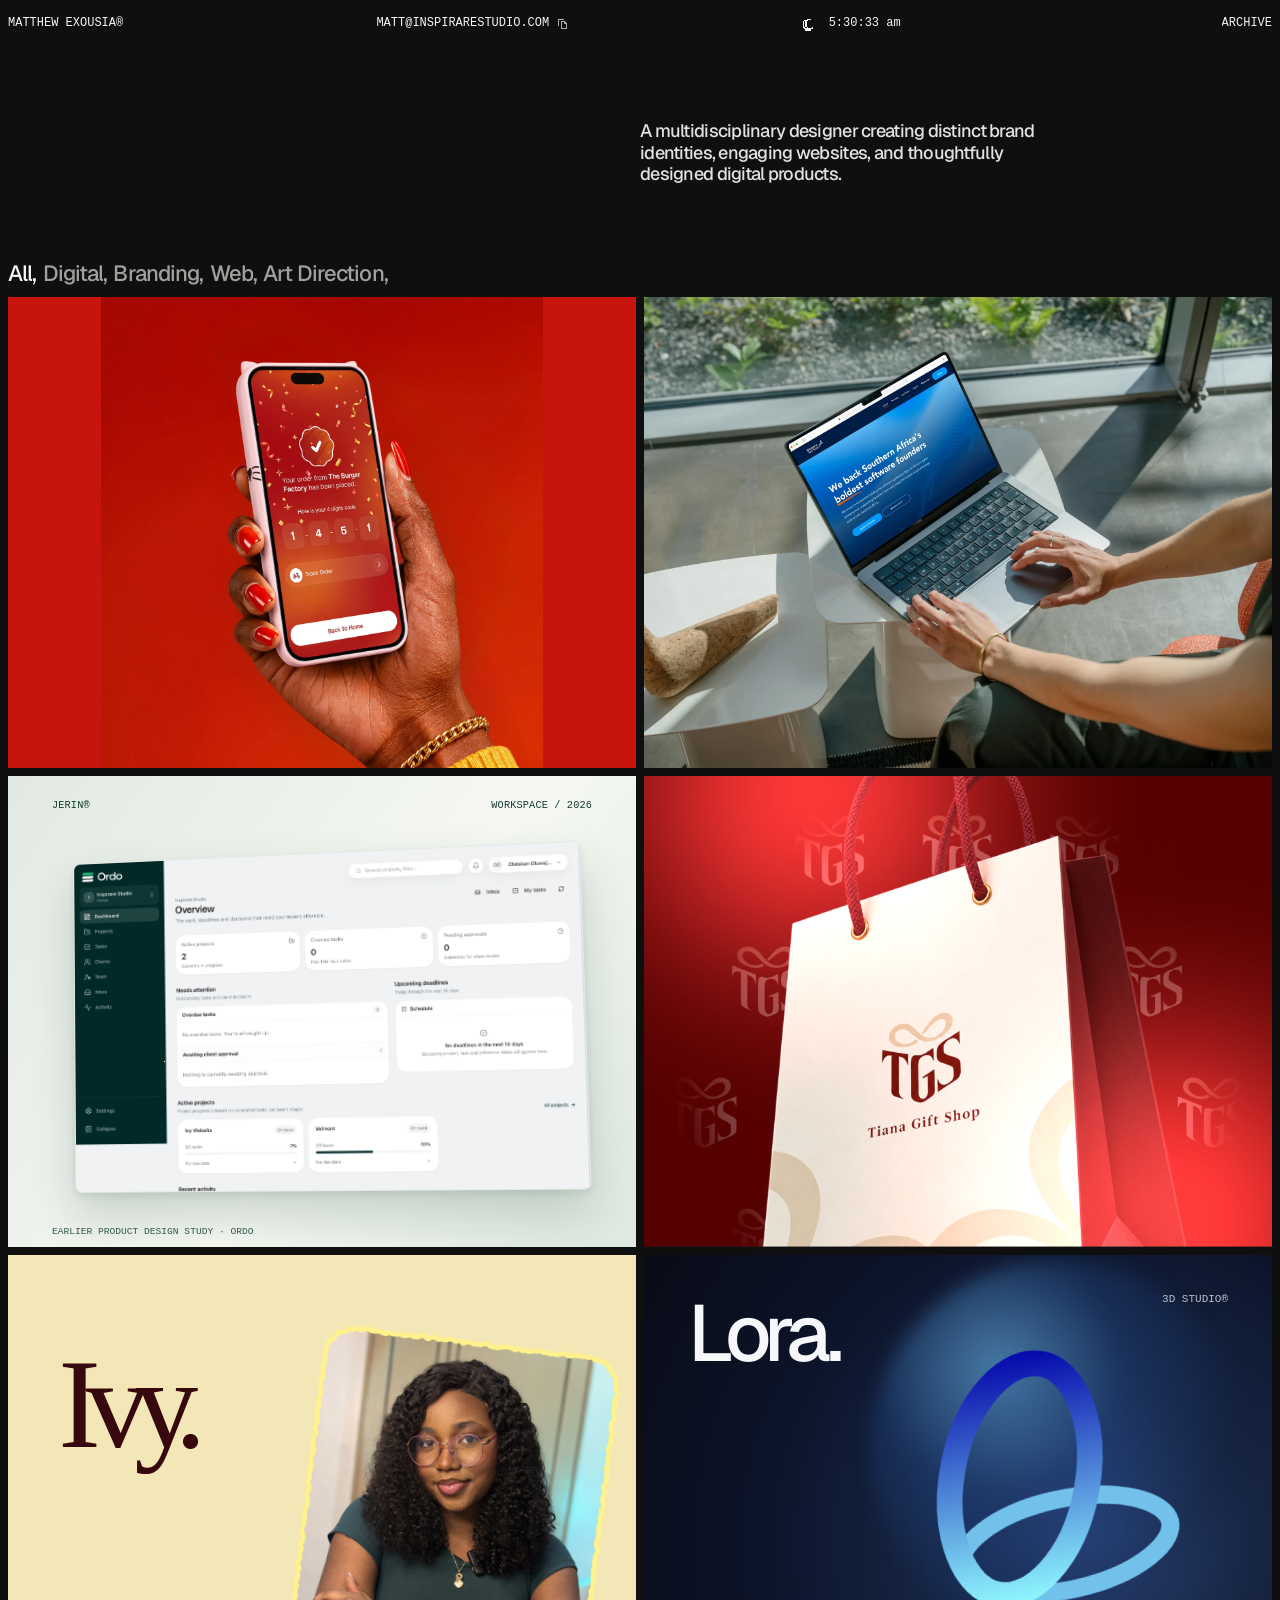
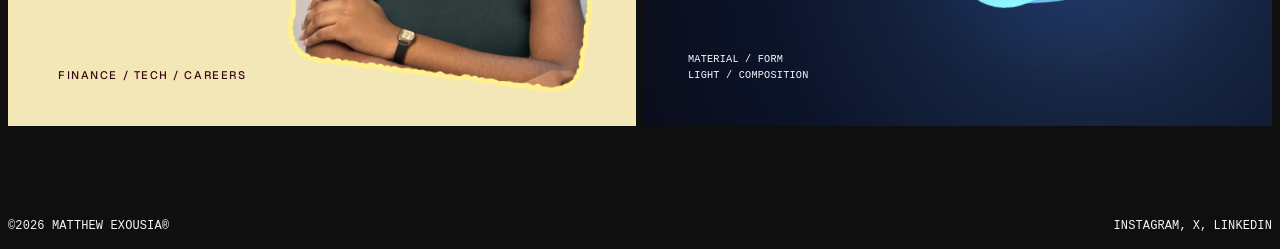
<file: index.html>
<!doctype html>
<html lang="en"><head><meta charset="utf-8">
<meta name="viewport" content="width=device-width,initial-scale=1">
<meta name="theme-color" content="#0f0f0f">
<meta name="description" content="A multidisciplinary designer creating distinct brand identities, engaging websites, and thoughtfully designed digital products.">
<meta property="og:image" content="https://theexousiamatt.com/media/botswana.webp">
<meta name="twitter:card" content="summary_large_image">
<meta property="og:type" content="website">
<meta property="og:title" content="Matthew Exousia® — Selected Work">
<meta property="og:description" content="A multidisciplinary designer creating distinct brand identities, engaging websites, and thoughtfully designed digital products.">

<link rel="canonical" href="https://theexousiamatt.com/">
<link rel="icon" type="image/svg+xml" href="/assets/favicon.svg">
<script>try{document.documentElement.dataset.theme=localStorage.getItem('matt-portfolio-theme')==='light'?'light':'dark'}catch(e){}</script>
<link rel="stylesheet" href="/assets/site.css?v=20261122mode">
<title>Matthew Exousia® — Selected Work</title><script src="/content/projects.js?v=20261120c" defer></script><script src="/assets/site.js?v=20261122tip" blocking="render" defer></script></head>
<body>
<a class="skip-link" href="#main-content">Skip to content</a>
<div class="shell" id="shell"><header class="site-header" aria-label="Site header">
<a class="wordmark underline-link" href="/" aria-label="Matthew Exousia, homepage">MATTHEW EXOUSIA®</a>
<a href="mailto:matt@inspirarestudio.com" class="header-mail underline-link">MATT@INSPIRARESTUDIO.COM</a>
<time id="clock" class="clock" aria-label="Current local time"></time>
<div class="top-right"><a href="/archive/" class="small-action nav-archive underline-link">ARCHIVE</a><button type="button" class="small-action" id="menu-trigger" hidden aria-controls="navigation" aria-expanded="false">MENU <span data-icon="menu" aria-hidden="true"></span></button></div>
</header>
<div id="app"><main class="fallback-content" id="main-content" tabindex="-1"><h1>A multidisciplinary designer creating distinct brand identities, engaging websites, and thoughtfully designed digital products.</h1><ul><li><a href="/projects/eatly/">Eatly</a></li><li><a href="/projects/botswana-tech-fund/">Botswana Tech Fund</a></li><li><a href="/projects/jerin/">Jerin</a></li><li><a href="/projects/tiana-gift-shop/">Tiana Gift Shop</a></li><li><a href="/projects/ivy/">Ivy</a></li><li><a href="/projects/lora/">Lora</a></li></ul></main></div>
<footer class="site-footer"><p>©2026 MATTHEW EXOUSIA®</p><div class="footer-right"><div class="socials"><a class="underline-link" href="https://www.instagram.com/theexousiamatt/" target="_blank" rel="noopener noreferrer">INSTAGRAM,</a><a class="underline-link" href="https://x.com/theexousiamatt" target="_blank" rel="noopener noreferrer">X,</a><a class="underline-link" href="https://www.linkedin.com/in/theexousiamatt/" target="_blank" rel="noopener noreferrer">LINKEDIN</a></div></div></footer>
</div>
<nav class="nav-overlay" id="navigation" inert aria-label="Site menu" aria-hidden="true">
<div class="overlay-main"><a href="/">WORK</a><a href="/archive/">ARCHIVE</a><a href="https://inspirarestudio.com/" target="_blank" rel="noopener noreferrer">STUDIO <span data-icon="external" aria-hidden="true"></span></a><a href="mailto:matt@inspirarestudio.com">CONTACT <span data-icon="external" aria-hidden="true"></span></a></div>
<div class="overlay-bottom"><button class="theme-switch" id="theme-toggle" type="button">APPEARANCE: <span id="theme-value">DARK</span></button><span>© 2026</span></div></nav>

</body></html>
</file>
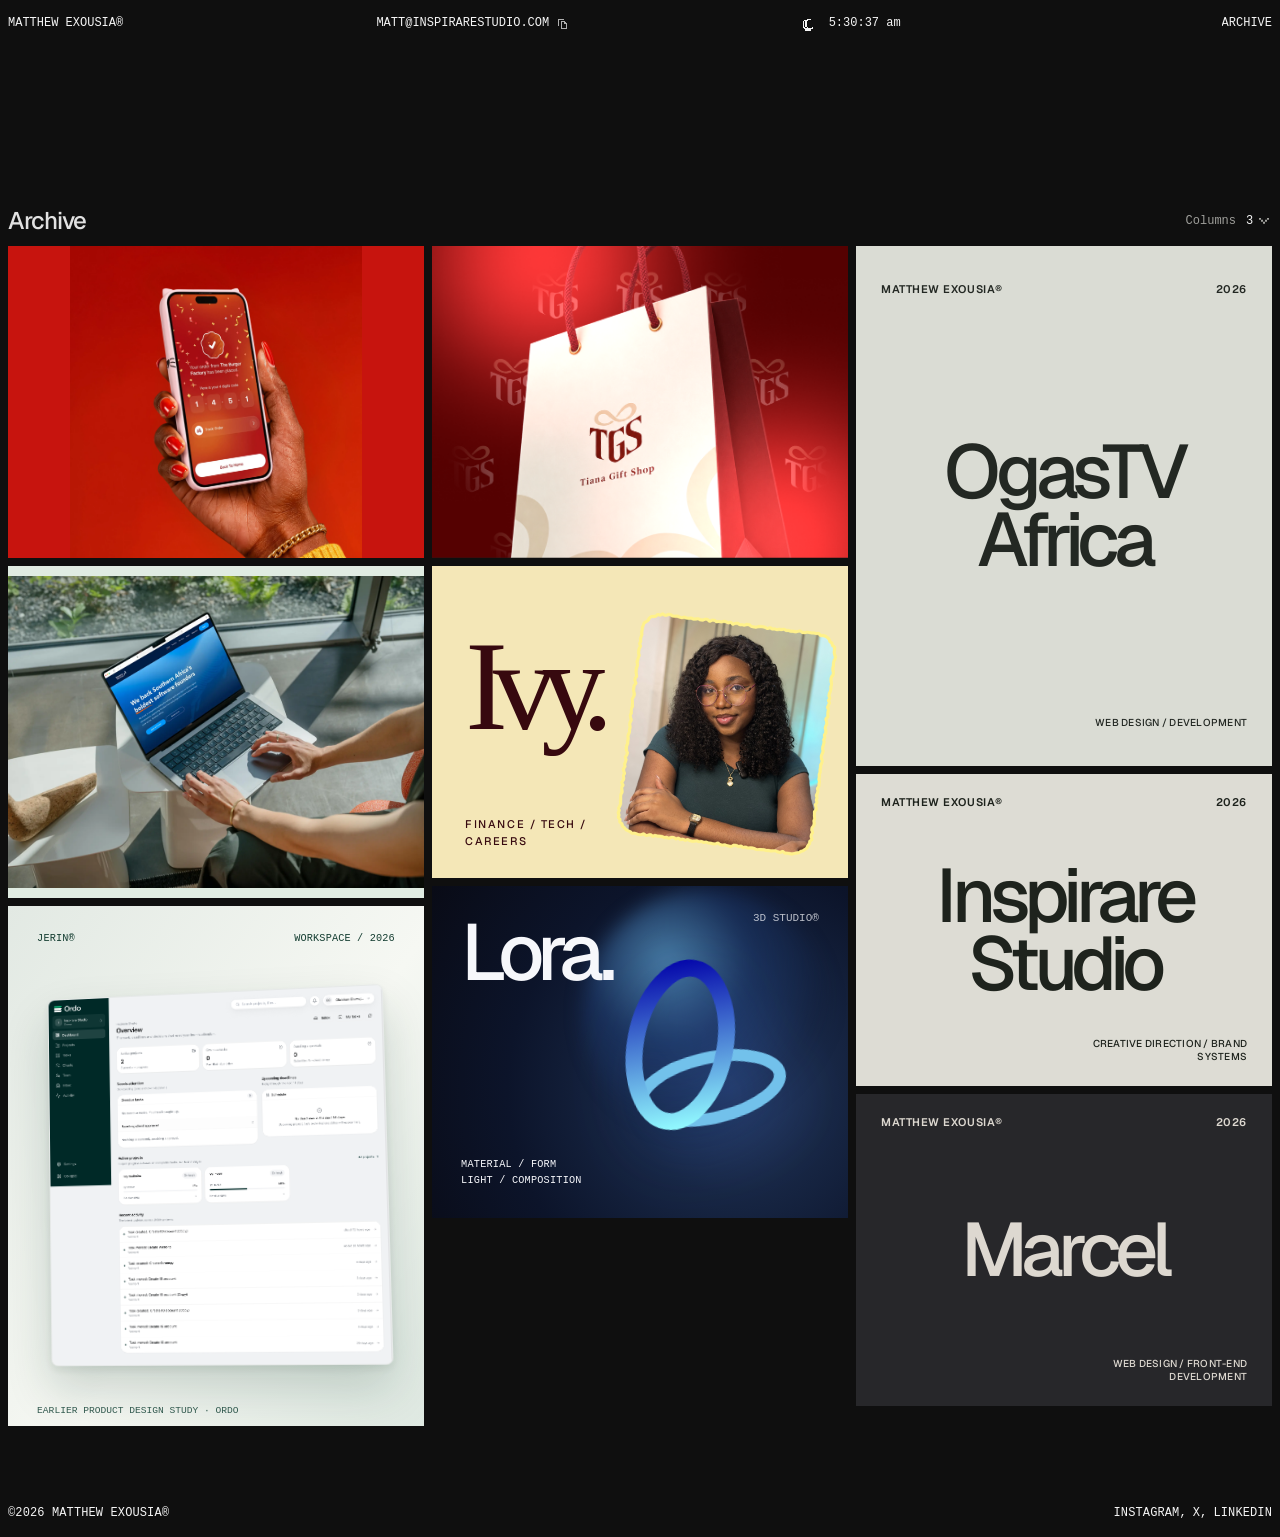
<file: archive/index.html>
<!doctype html>
<html lang="en"><head><meta charset="utf-8">
<meta name="viewport" content="width=device-width,initial-scale=1">
<meta name="theme-color" content="#0f0f0f">
<meta name="description" content="Explore an archive of digital products, websites and brand work.">
<meta property="og:image" content="https://theexousiamatt.com/media/botswana.webp">
<meta name="twitter:card" content="summary_large_image">
<meta property="og:type" content="website">
<meta property="og:title" content="Archive — Matthew Exousia®">
<meta property="og:description" content="Explore an archive of digital products, websites and brand work.">

<link rel="canonical" href="https://theexousiamatt.com/archive/">
<link rel="icon" type="image/svg+xml" href="/assets/favicon.svg">
<script>try{document.documentElement.dataset.theme=localStorage.getItem('matt-portfolio-theme')==='light'?'light':'dark'}catch(e){}</script>
<link rel="stylesheet" href="/assets/site.css?v=20261122mode">
<title>Archive — Matthew Exousia®</title><script src="/content/projects.js?v=20261120c" defer></script><script src="/assets/site.js?v=20261122tip" blocking="render" defer></script></head>
<body>
<a class="skip-link" href="#main-content">Skip to content</a>
<div class="shell" id="shell"><header class="site-header" aria-label="Site header">
<a class="wordmark underline-link" href="/" aria-label="Matthew Exousia, homepage">MATTHEW EXOUSIA®</a>
<a href="mailto:matt@inspirarestudio.com" class="header-mail underline-link">MATT@INSPIRARESTUDIO.COM</a>
<time id="clock" class="clock" aria-label="Current local time"></time>
<div class="top-right"><a href="/archive/" class="small-action nav-archive underline-link">ARCHIVE</a><button type="button" class="small-action" id="menu-trigger" hidden aria-controls="navigation" aria-expanded="false">MENU <span data-icon="menu" aria-hidden="true"></span></button></div>
</header>
<div id="app"><main class="fallback-content" id="main-content" tabindex="-1"><h1>Archive</h1><ul><li><a href="/projects/eatly/">Eatly</a></li><li><a href="/projects/botswana-tech-fund/">Botswana Tech Fund</a></li><li><a href="/projects/jerin/">Jerin</a></li><li><a href="/projects/tiana-gift-shop/">Tiana Gift Shop</a></li><li><a href="/projects/ivy/">Ivy</a></li><li><a href="/projects/lora/">Lora</a></li><li><a href="/projects/ogastv/">OgasTV Africa</a></li><li><a href="/projects/inspirare-studio/">Inspirare Studio</a></li><li><a href="/projects/marcel/">Marcel</a></li></ul></main></div>
<footer class="site-footer"><p>©2026 MATTHEW EXOUSIA®</p><div class="footer-right"><div class="socials"><a class="underline-link" href="https://www.instagram.com/theexousiamatt/" target="_blank" rel="noopener noreferrer">INSTAGRAM,</a><a class="underline-link" href="https://x.com/theexousiamatt" target="_blank" rel="noopener noreferrer">X,</a><a class="underline-link" href="https://www.linkedin.com/in/theexousiamatt/" target="_blank" rel="noopener noreferrer">LINKEDIN</a></div></div></footer>
</div>
<nav class="nav-overlay" id="navigation" inert aria-label="Site menu" aria-hidden="true">
<div class="overlay-main"><a href="/">WORK</a><a href="/archive/">ARCHIVE</a><a href="https://inspirarestudio.com/" target="_blank" rel="noopener noreferrer">STUDIO <span data-icon="external" aria-hidden="true"></span></a><a href="mailto:matt@inspirarestudio.com">CONTACT <span data-icon="external" aria-hidden="true"></span></a></div>
<div class="overlay-bottom"><button class="theme-switch" id="theme-toggle" type="button">APPEARANCE: <span id="theme-value">DARK</span></button><span>© 2026</span></div></nav>

</body></html>
</file>
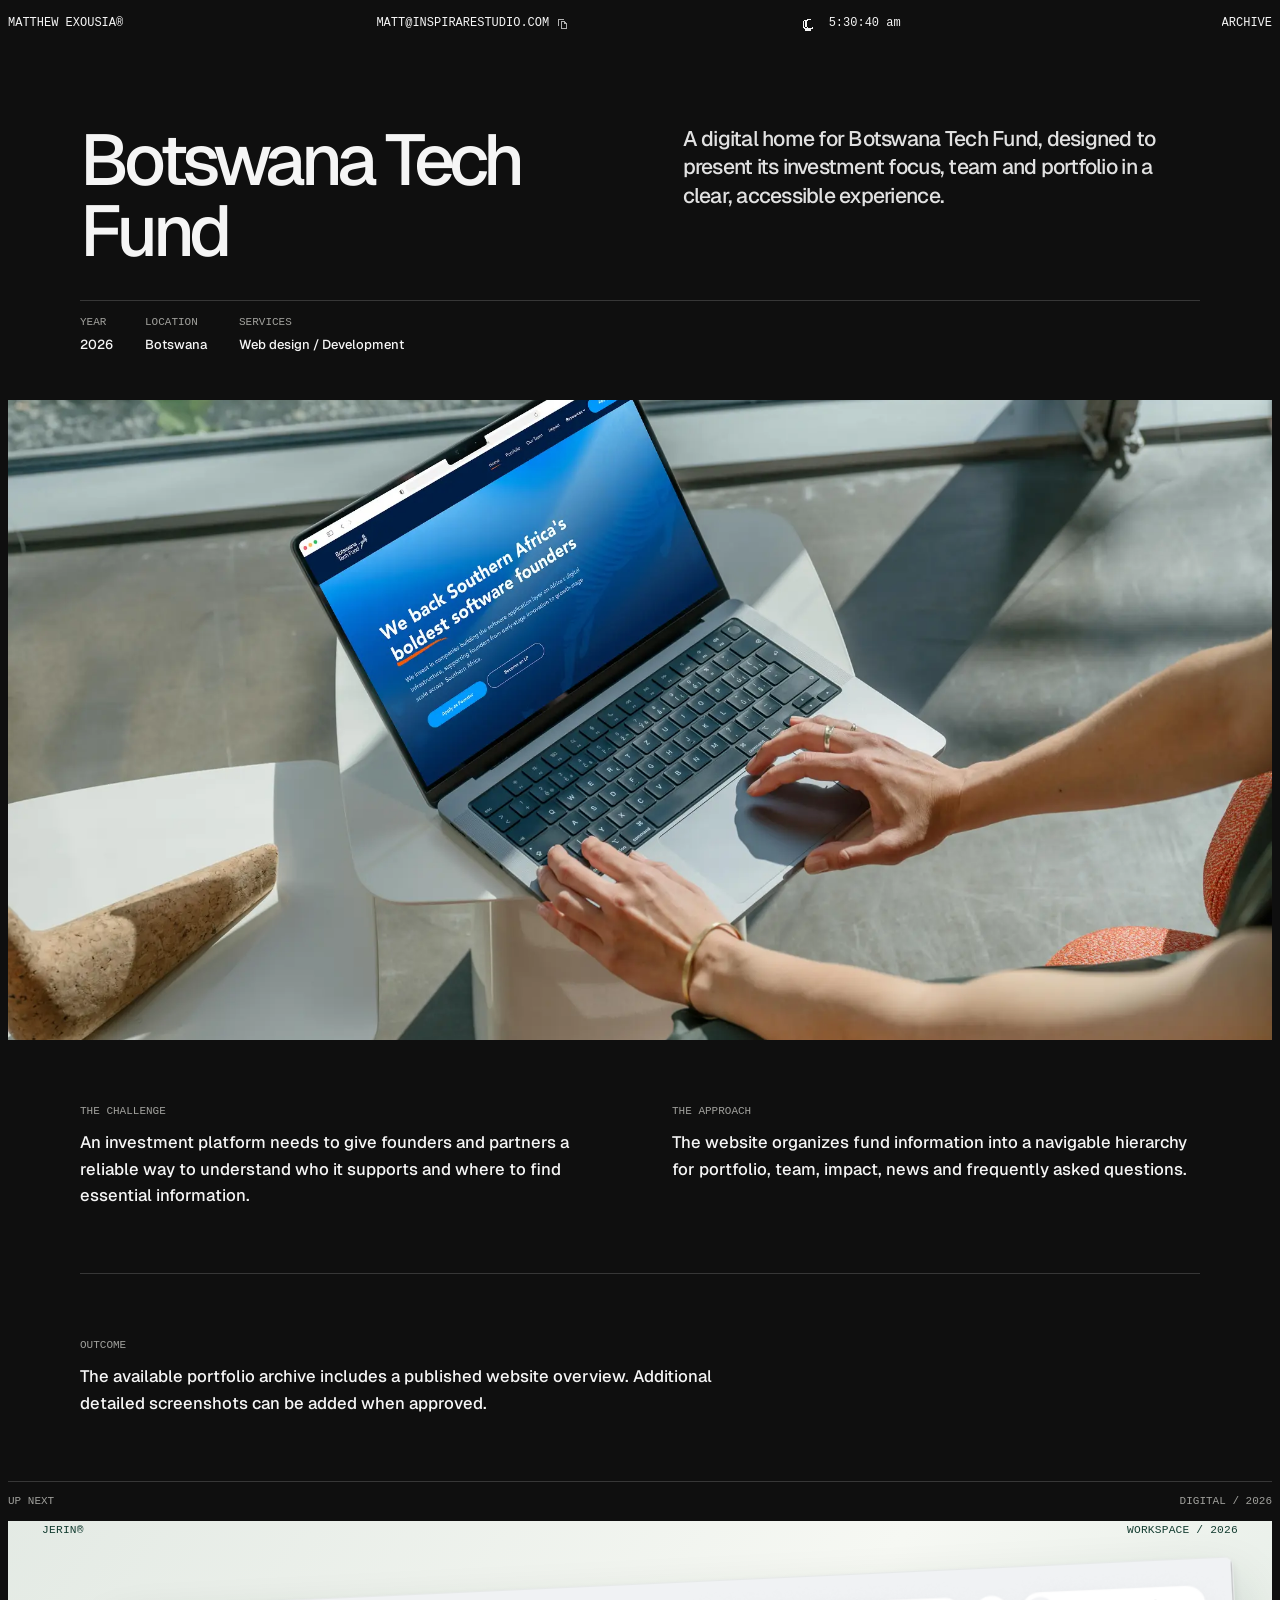
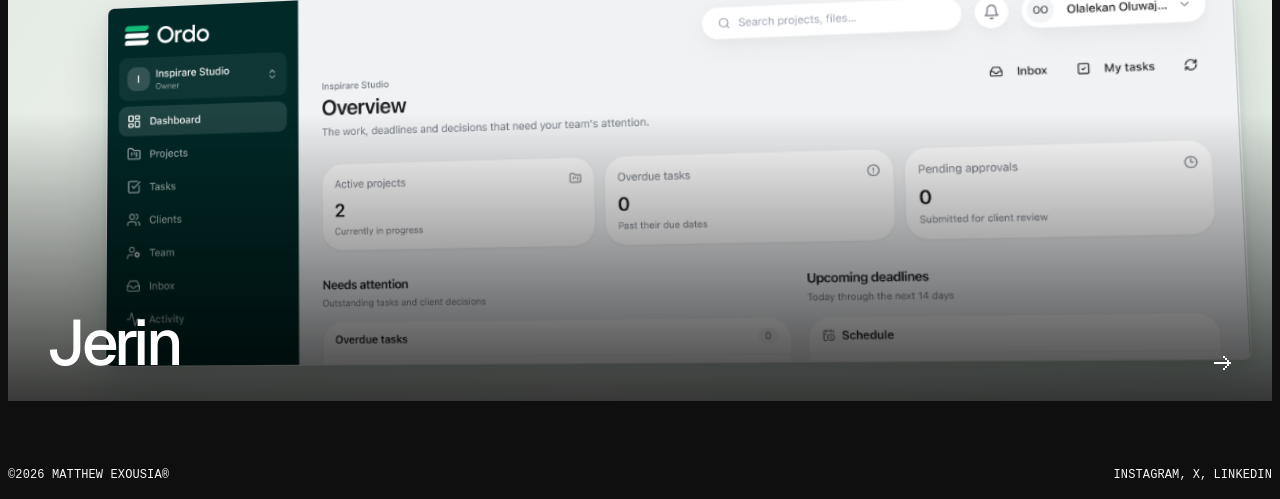
<file: projects/botswana-tech-fund/index.html>
<!doctype html>
<html lang="en"><head><meta charset="utf-8">
<meta name="viewport" content="width=device-width,initial-scale=1">
<meta name="theme-color" content="#0f0f0f">
<meta name="description" content="A digital home for Botswana Tech Fund, designed to present its investment focus, team and portfolio in a clear, accessible experience.">
<meta property="og:type" content="website">
<meta property="og:title" content="Botswana Tech Fund — Matthew Exousia®">
<meta property="og:description" content="A digital home for Botswana Tech Fund, designed to present its investment focus, team and portfolio in a clear, accessible experience.">
<meta property="og:image" content="https://theexousiamatt.com/media/botswana.webp">
<link rel="canonical" href="https://theexousiamatt.com/projects/botswana-tech-fund/">
<link rel="icon" type="image/svg+xml" href="/assets/favicon.svg">
<script>try{document.documentElement.dataset.theme=localStorage.getItem('matt-portfolio-theme')==='light'?'light':'dark'}catch(e){}</script>
<link rel="stylesheet" href="/assets/site.css?v=20261122mode">
<title>Botswana Tech Fund — Matthew Exousia®</title><script src="/content/projects.js?v=20261120c" defer></script><script src="/assets/site.js?v=20261122tip" blocking="render" defer></script></head>
<body>
<a class="skip-link" href="#main-content">Skip to content</a>
<div class="shell" id="shell"><header class="site-header" aria-label="Site header">
<a class="wordmark underline-link" href="/" aria-label="Matthew Exousia, homepage">MATTHEW EXOUSIA®</a>
<a href="mailto:matt@inspirarestudio.com" class="header-mail underline-link">MATT@INSPIRARESTUDIO.COM</a>
<time id="clock" class="clock" aria-label="Current local time"></time>
<div class="top-right"><a href="/archive/" class="small-action nav-archive underline-link">ARCHIVE</a><button type="button" class="small-action" id="menu-trigger" hidden aria-controls="navigation" aria-expanded="false">MENU <span data-icon="menu" aria-hidden="true"></span></button></div>
</header>
<div id="app"><main class="fallback-content" id="main-content" tabindex="-1"><h1>Botswana Tech Fund</h1><p>A digital home for Botswana Tech Fund, designed to present its investment focus, team and portfolio in a clear, accessible experience.</p><h2>The challenge</h2><p>An investment platform needs to give founders and partners a reliable way to understand who it supports and where to find essential information.</p><h2>The approach</h2><p>The website organizes fund information into a navigable hierarchy for portfolio, team, impact, news and frequently asked questions.</p><p><a href="/archive/">Browse the archive</a></p></main></div>
<footer class="site-footer"><p>©2026 MATTHEW EXOUSIA®</p><div class="footer-right"><div class="socials"><a class="underline-link" href="https://www.instagram.com/theexousiamatt/" target="_blank" rel="noopener noreferrer">INSTAGRAM,</a><a class="underline-link" href="https://x.com/theexousiamatt" target="_blank" rel="noopener noreferrer">X,</a><a class="underline-link" href="https://www.linkedin.com/in/theexousiamatt/" target="_blank" rel="noopener noreferrer">LINKEDIN</a></div></div></footer>
</div>
<nav class="nav-overlay" id="navigation" inert aria-label="Site menu" aria-hidden="true">
<div class="overlay-main"><a href="/">WORK</a><a href="/archive/">ARCHIVE</a><a href="https://inspirarestudio.com/" target="_blank" rel="noopener noreferrer">STUDIO <span data-icon="external" aria-hidden="true"></span></a><a href="mailto:matt@inspirarestudio.com">CONTACT <span data-icon="external" aria-hidden="true"></span></a></div>
<div class="overlay-bottom"><button class="theme-switch" id="theme-toggle" type="button">APPEARANCE: <span id="theme-value">DARK</span></button><span>© 2026</span></div></nav>

</body></html>
</file>
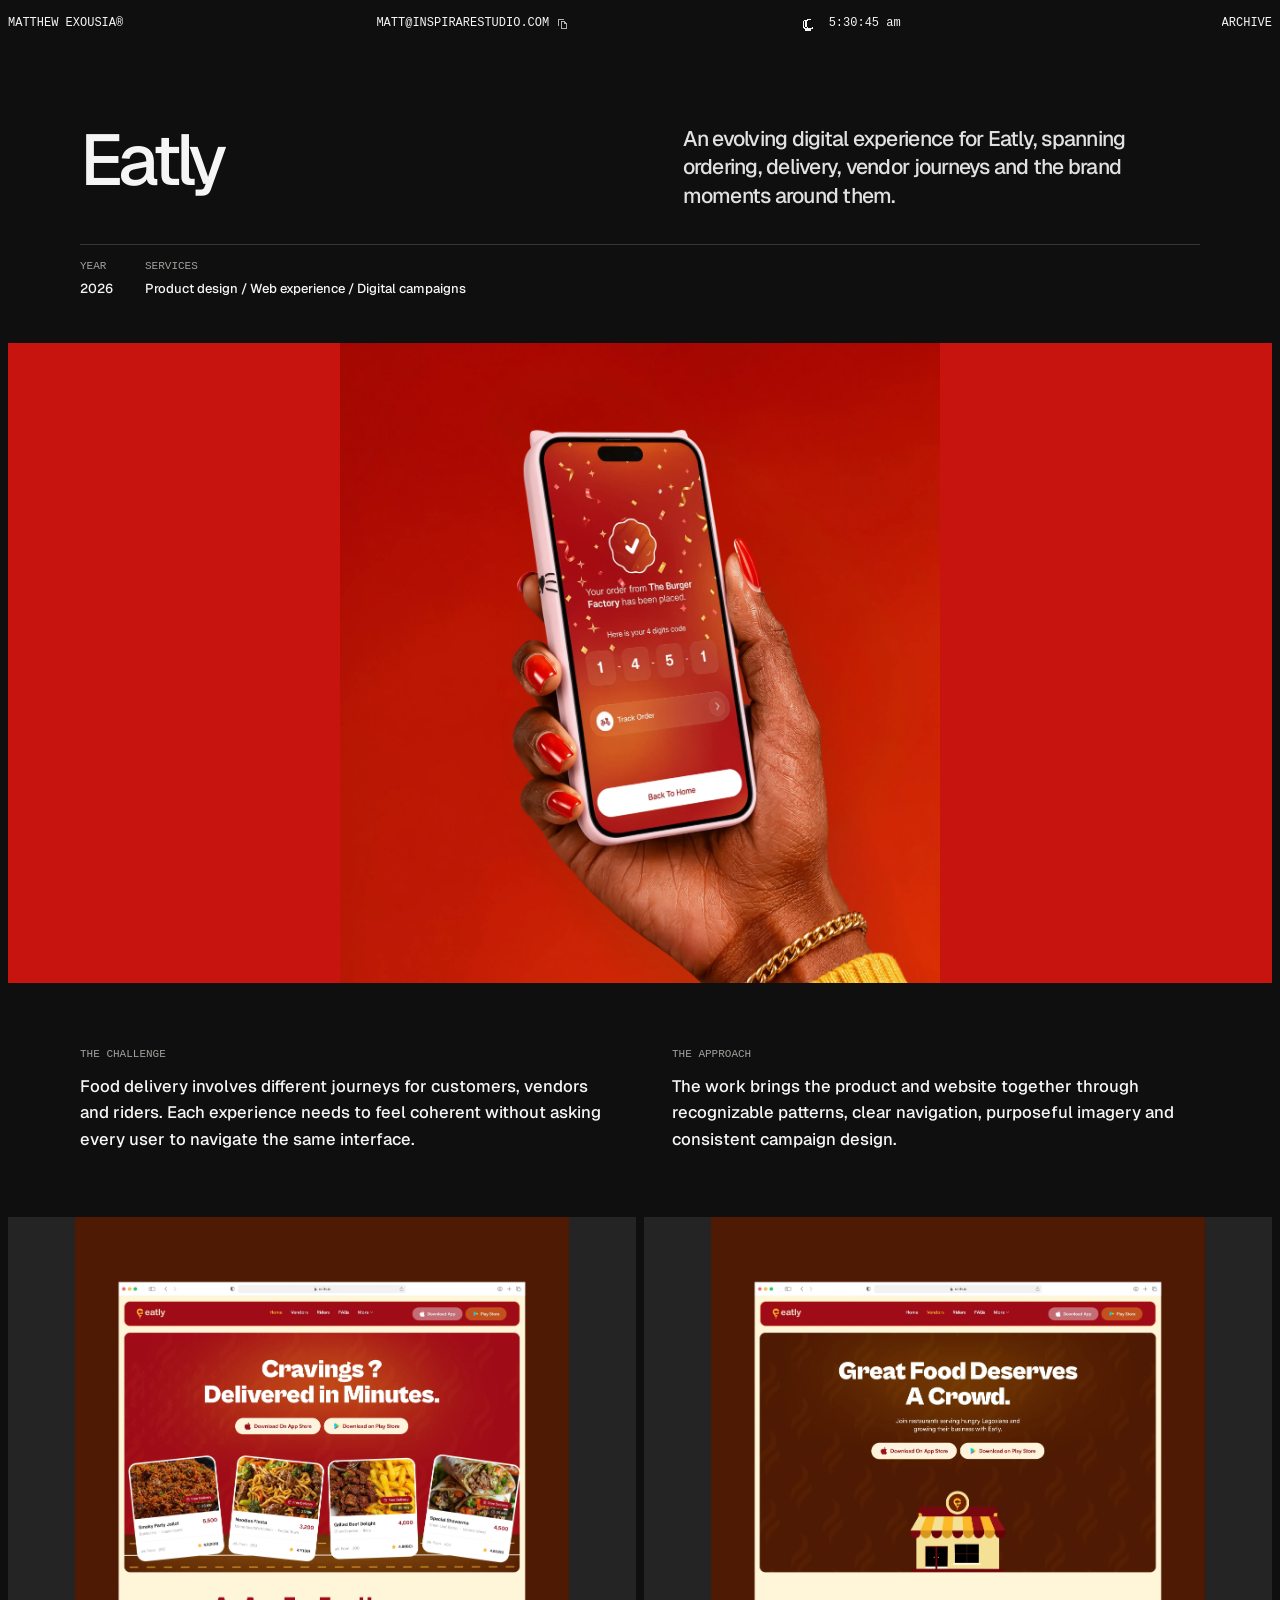
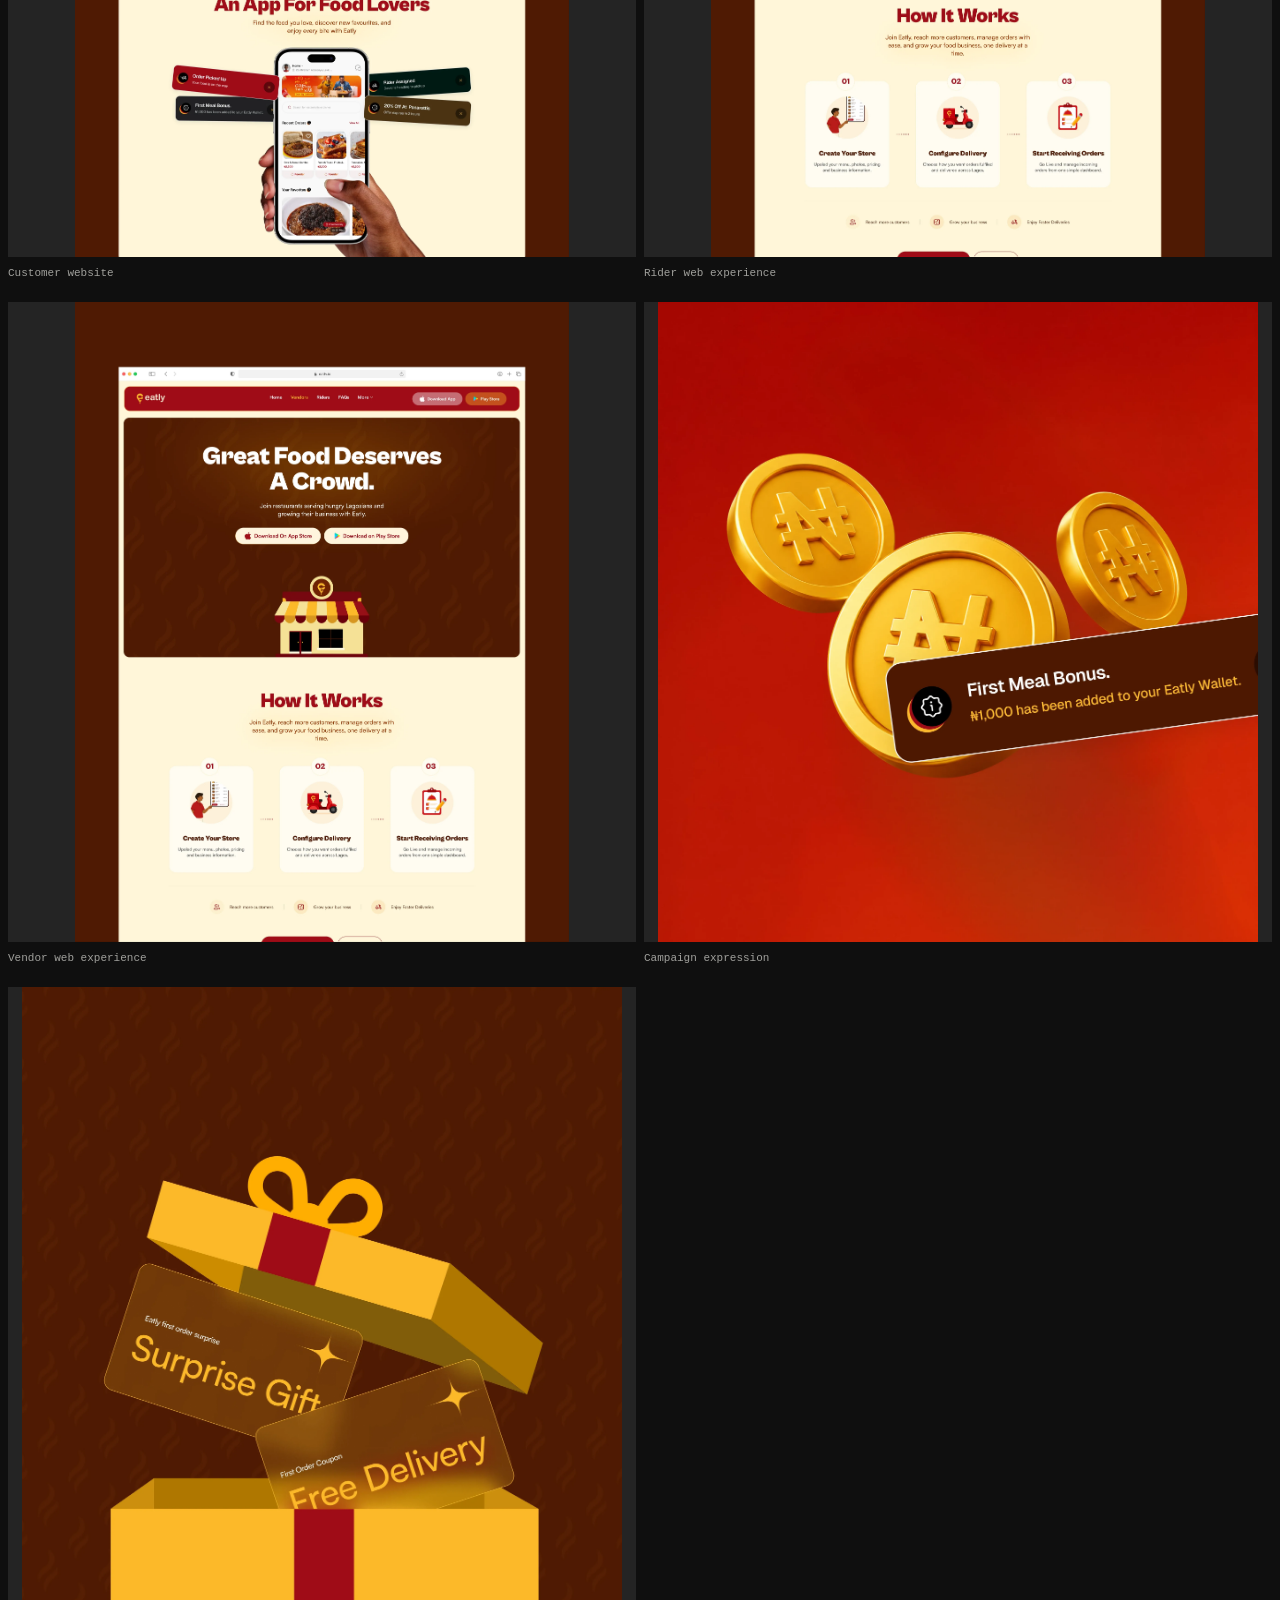
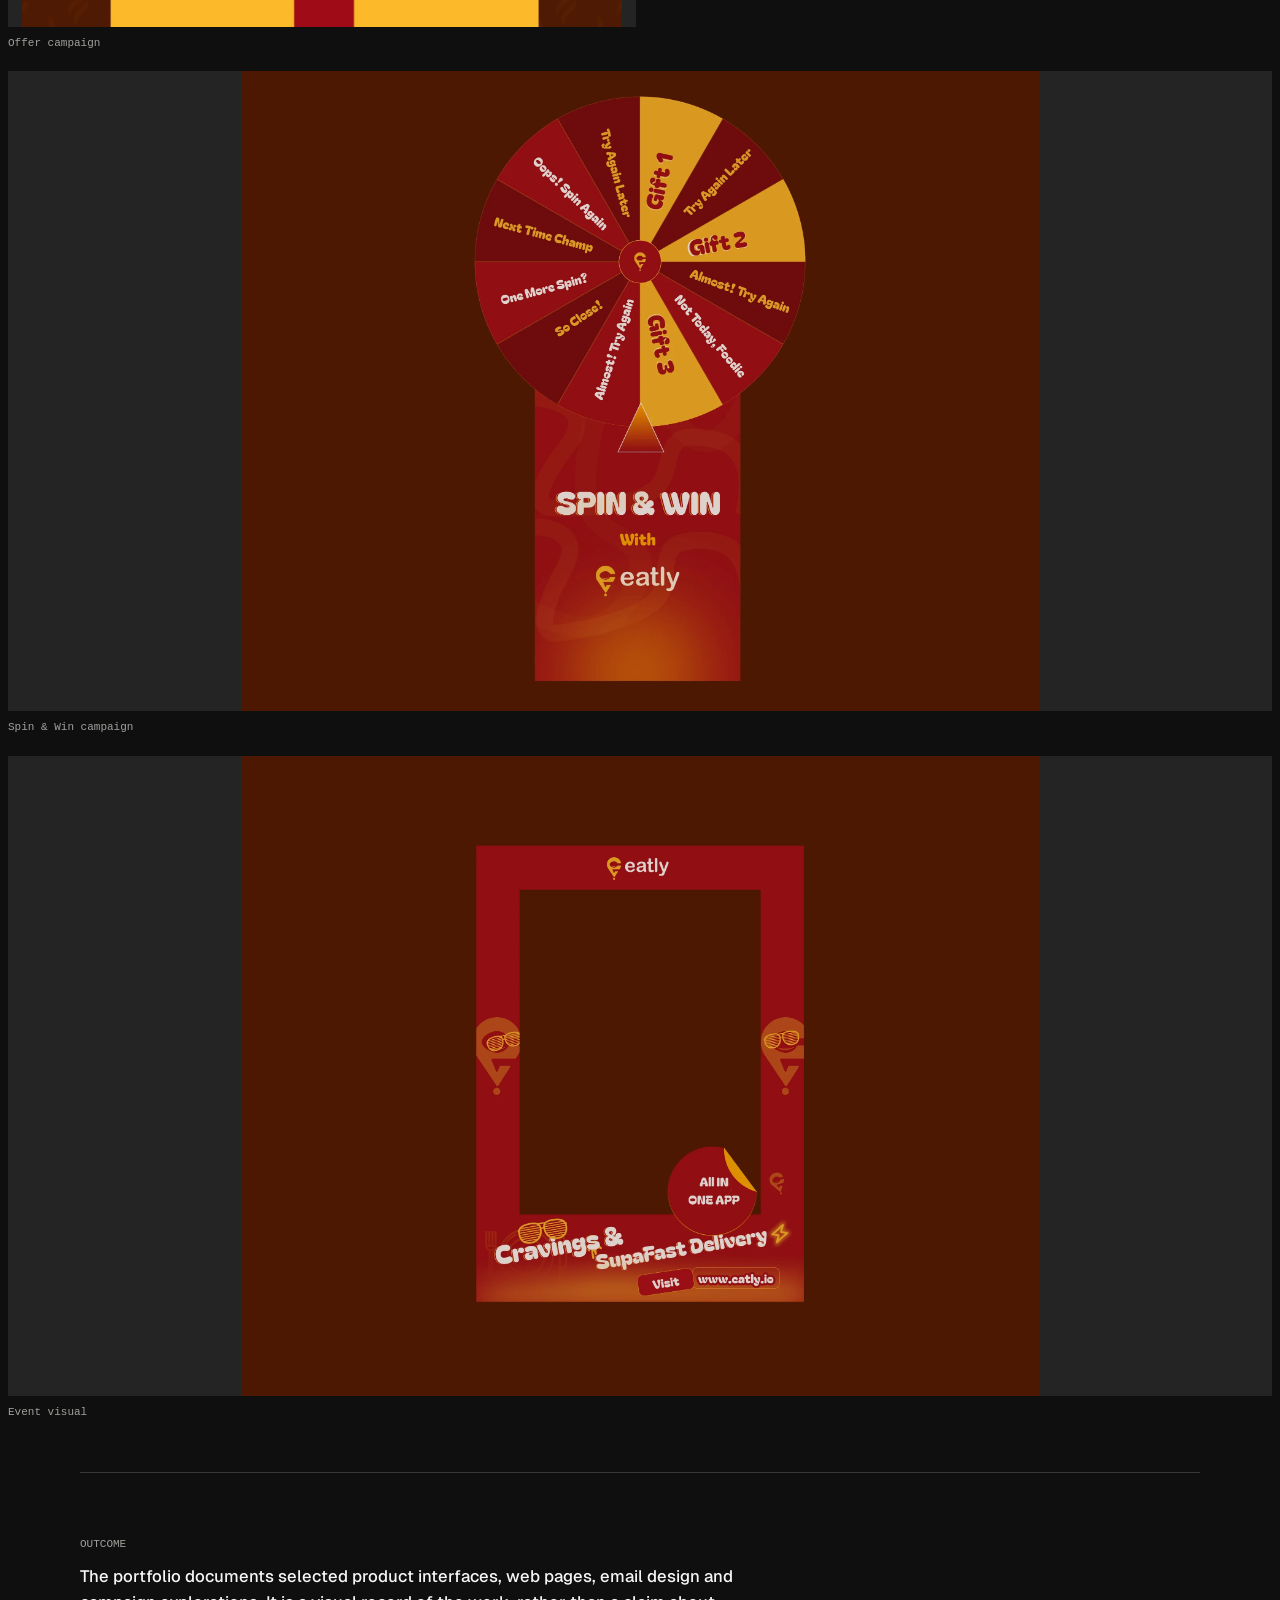
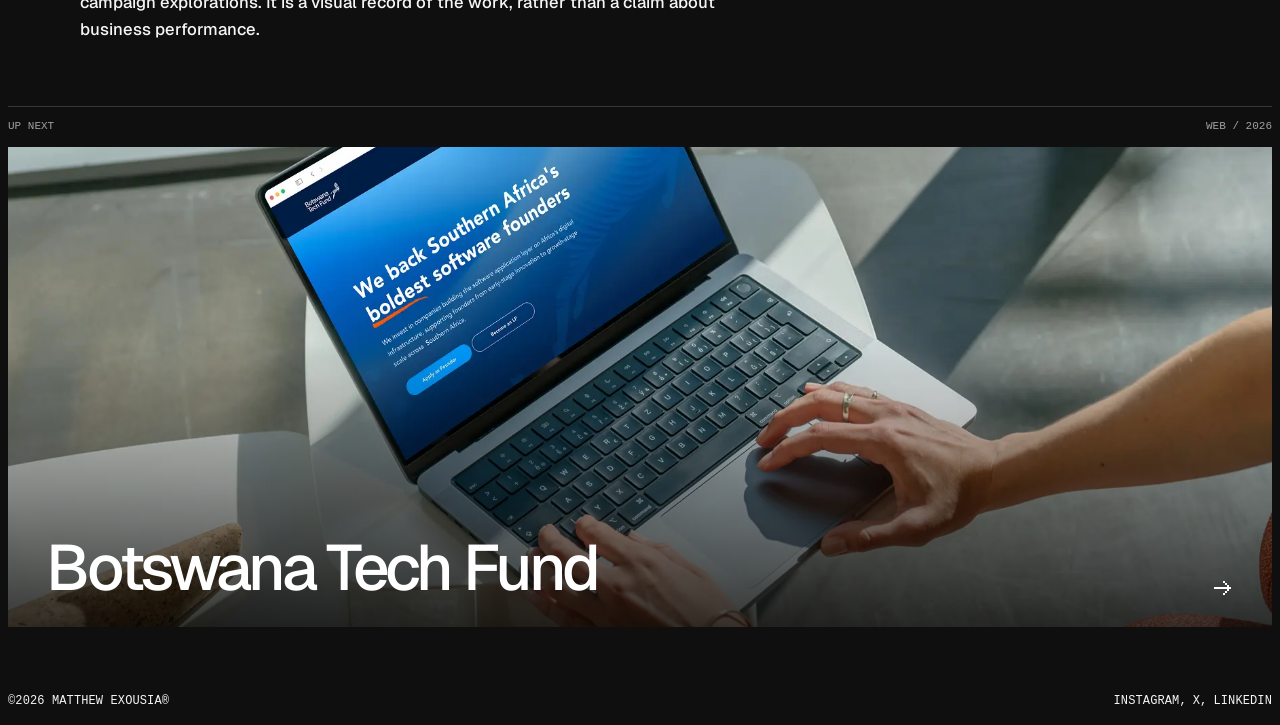
<file: projects/eatly/index.html>
<!doctype html>
<html lang="en"><head><meta charset="utf-8">
<meta name="viewport" content="width=device-width,initial-scale=1">
<meta name="theme-color" content="#0f0f0f">
<meta name="description" content="An evolving digital experience for Eatly, spanning ordering, delivery, vendor journeys and the brand moments around them.">
<meta property="og:type" content="website">
<meta property="og:title" content="Eatly — Matthew Exousia®">
<meta property="og:description" content="An evolving digital experience for Eatly, spanning ordering, delivery, vendor journeys and the brand moments around them.">
<meta property="og:image" content="https://theexousiamatt.com/media/eatly-app.webp">
<link rel="canonical" href="https://theexousiamatt.com/projects/eatly/">
<link rel="icon" type="image/svg+xml" href="/assets/favicon.svg">
<script>try{document.documentElement.dataset.theme=localStorage.getItem('matt-portfolio-theme')==='light'?'light':'dark'}catch(e){}</script>
<link rel="stylesheet" href="/assets/site.css?v=20261122mode">
<title>Eatly — Matthew Exousia®</title><script src="/content/projects.js?v=20261120c" defer></script><script src="/assets/site.js?v=20261122tip" blocking="render" defer></script></head>
<body>
<a class="skip-link" href="#main-content">Skip to content</a>
<div class="shell" id="shell"><header class="site-header" aria-label="Site header">
<a class="wordmark underline-link" href="/" aria-label="Matthew Exousia, homepage">MATTHEW EXOUSIA®</a>
<a href="mailto:matt@inspirarestudio.com" class="header-mail underline-link">MATT@INSPIRARESTUDIO.COM</a>
<time id="clock" class="clock" aria-label="Current local time"></time>
<div class="top-right"><a href="/archive/" class="small-action nav-archive underline-link">ARCHIVE</a><button type="button" class="small-action" id="menu-trigger" hidden aria-controls="navigation" aria-expanded="false">MENU <span data-icon="menu" aria-hidden="true"></span></button></div>
</header>
<div id="app"><main class="fallback-content" id="main-content" tabindex="-1"><h1>Eatly</h1><p>An evolving digital experience for Eatly, spanning ordering, delivery, vendor journeys and the brand moments around them.</p><h2>The challenge</h2><p>Food delivery involves different journeys for customers, vendors and riders. Each experience needs to feel coherent without asking every user to navigate the same interface.</p><h2>The approach</h2><p>The work brings the product and website together through recognizable patterns, clear navigation, purposeful imagery and consistent campaign design.</p><p><a href="/archive/">Browse the archive</a></p></main></div>
<footer class="site-footer"><p>©2026 MATTHEW EXOUSIA®</p><div class="footer-right"><div class="socials"><a class="underline-link" href="https://www.instagram.com/theexousiamatt/" target="_blank" rel="noopener noreferrer">INSTAGRAM,</a><a class="underline-link" href="https://x.com/theexousiamatt" target="_blank" rel="noopener noreferrer">X,</a><a class="underline-link" href="https://www.linkedin.com/in/theexousiamatt/" target="_blank" rel="noopener noreferrer">LINKEDIN</a></div></div></footer>
</div>
<nav class="nav-overlay" id="navigation" inert aria-label="Site menu" aria-hidden="true">
<div class="overlay-main"><a href="/">WORK</a><a href="/archive/">ARCHIVE</a><a href="https://inspirarestudio.com/" target="_blank" rel="noopener noreferrer">STUDIO <span data-icon="external" aria-hidden="true"></span></a><a href="mailto:matt@inspirarestudio.com">CONTACT <span data-icon="external" aria-hidden="true"></span></a></div>
<div class="overlay-bottom"><button class="theme-switch" id="theme-toggle" type="button">APPEARANCE: <span id="theme-value">DARK</span></button><span>© 2026</span></div></nav>

</body></html>
</file>
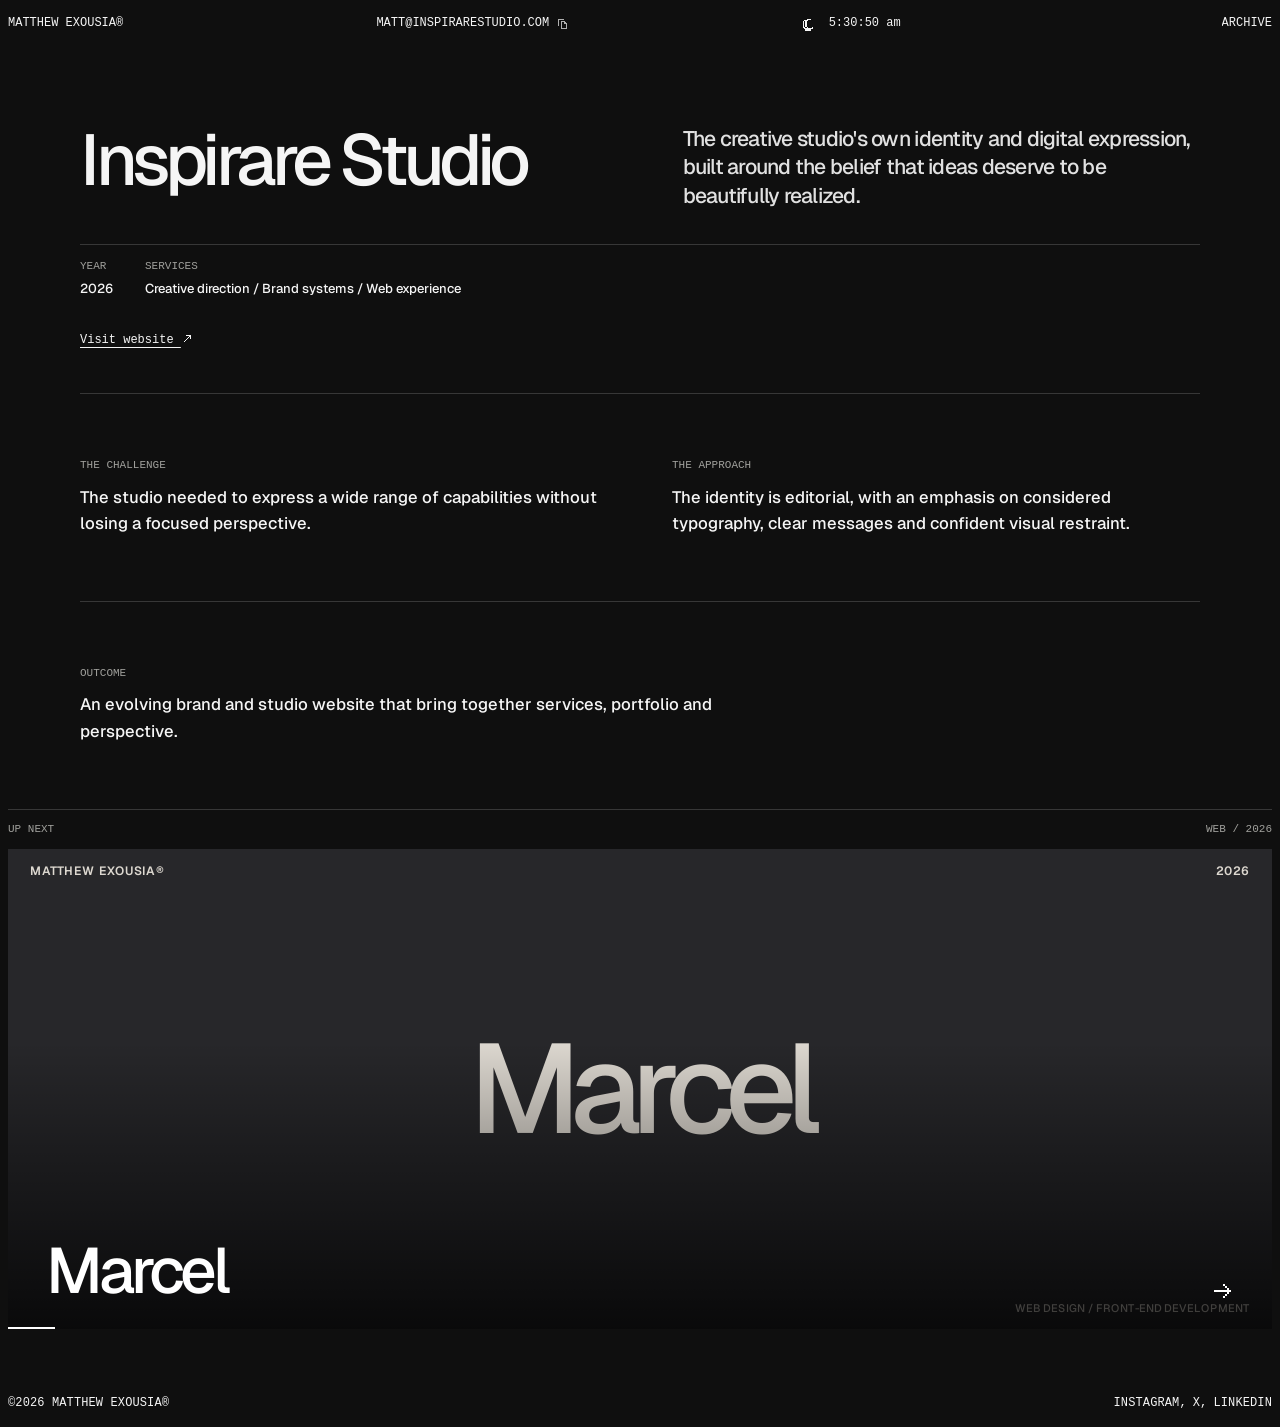
<file: projects/inspirare-studio/index.html>
<!doctype html>
<html lang="en"><head><meta charset="utf-8">
<meta name="viewport" content="width=device-width,initial-scale=1">
<meta name="theme-color" content="#0f0f0f">
<meta name="description" content="The creative studio's own identity and digital expression, built around the belief that ideas deserve to be beautifully realized.">
<meta property="og:type" content="website">
<meta property="og:title" content="Inspirare Studio — Matthew Exousia®">
<meta property="og:description" content="The creative studio's own identity and digital expression, built around the belief that ideas deserve to be beautifully realized.">

<link rel="canonical" href="https://theexousiamatt.com/projects/inspirare-studio/">
<link rel="icon" type="image/svg+xml" href="/assets/favicon.svg">
<script>try{document.documentElement.dataset.theme=localStorage.getItem('matt-portfolio-theme')==='light'?'light':'dark'}catch(e){}</script>
<link rel="stylesheet" href="/assets/site.css?v=20261122mode">
<title>Inspirare Studio — Matthew Exousia®</title><script src="/content/projects.js?v=20261120c" defer></script><script src="/assets/site.js?v=20261122tip" blocking="render" defer></script></head>
<body>
<a class="skip-link" href="#main-content">Skip to content</a>
<div class="shell" id="shell"><header class="site-header" aria-label="Site header">
<a class="wordmark underline-link" href="/" aria-label="Matthew Exousia, homepage">MATTHEW EXOUSIA®</a>
<a href="mailto:matt@inspirarestudio.com" class="header-mail underline-link">MATT@INSPIRARESTUDIO.COM</a>
<time id="clock" class="clock" aria-label="Current local time"></time>
<div class="top-right"><a href="/archive/" class="small-action nav-archive underline-link">ARCHIVE</a><button type="button" class="small-action" id="menu-trigger" hidden aria-controls="navigation" aria-expanded="false">MENU <span data-icon="menu" aria-hidden="true"></span></button></div>
</header>
<div id="app"><main class="fallback-content" id="main-content" tabindex="-1"><h1>Inspirare Studio</h1><p>The creative studio&#x27;s own identity and digital expression, built around the belief that ideas deserve to be beautifully realized.</p><h2>The challenge</h2><p>The studio needed to express a wide range of capabilities without losing a focused perspective.</p><h2>The approach</h2><p>The identity is editorial, with an emphasis on considered typography, clear messages and confident visual restraint.</p><p><a href="/archive/">Browse the archive</a></p></main></div>
<footer class="site-footer"><p>©2026 MATTHEW EXOUSIA®</p><div class="footer-right"><div class="socials"><a class="underline-link" href="https://www.instagram.com/theexousiamatt/" target="_blank" rel="noopener noreferrer">INSTAGRAM,</a><a class="underline-link" href="https://x.com/theexousiamatt" target="_blank" rel="noopener noreferrer">X,</a><a class="underline-link" href="https://www.linkedin.com/in/theexousiamatt/" target="_blank" rel="noopener noreferrer">LINKEDIN</a></div></div></footer>
</div>
<nav class="nav-overlay" id="navigation" inert aria-label="Site menu" aria-hidden="true">
<div class="overlay-main"><a href="/">WORK</a><a href="/archive/">ARCHIVE</a><a href="https://inspirarestudio.com/" target="_blank" rel="noopener noreferrer">STUDIO <span data-icon="external" aria-hidden="true"></span></a><a href="mailto:matt@inspirarestudio.com">CONTACT <span data-icon="external" aria-hidden="true"></span></a></div>
<div class="overlay-bottom"><button class="theme-switch" id="theme-toggle" type="button">APPEARANCE: <span id="theme-value">DARK</span></button><span>© 2026</span></div></nav>

</body></html>
</file>
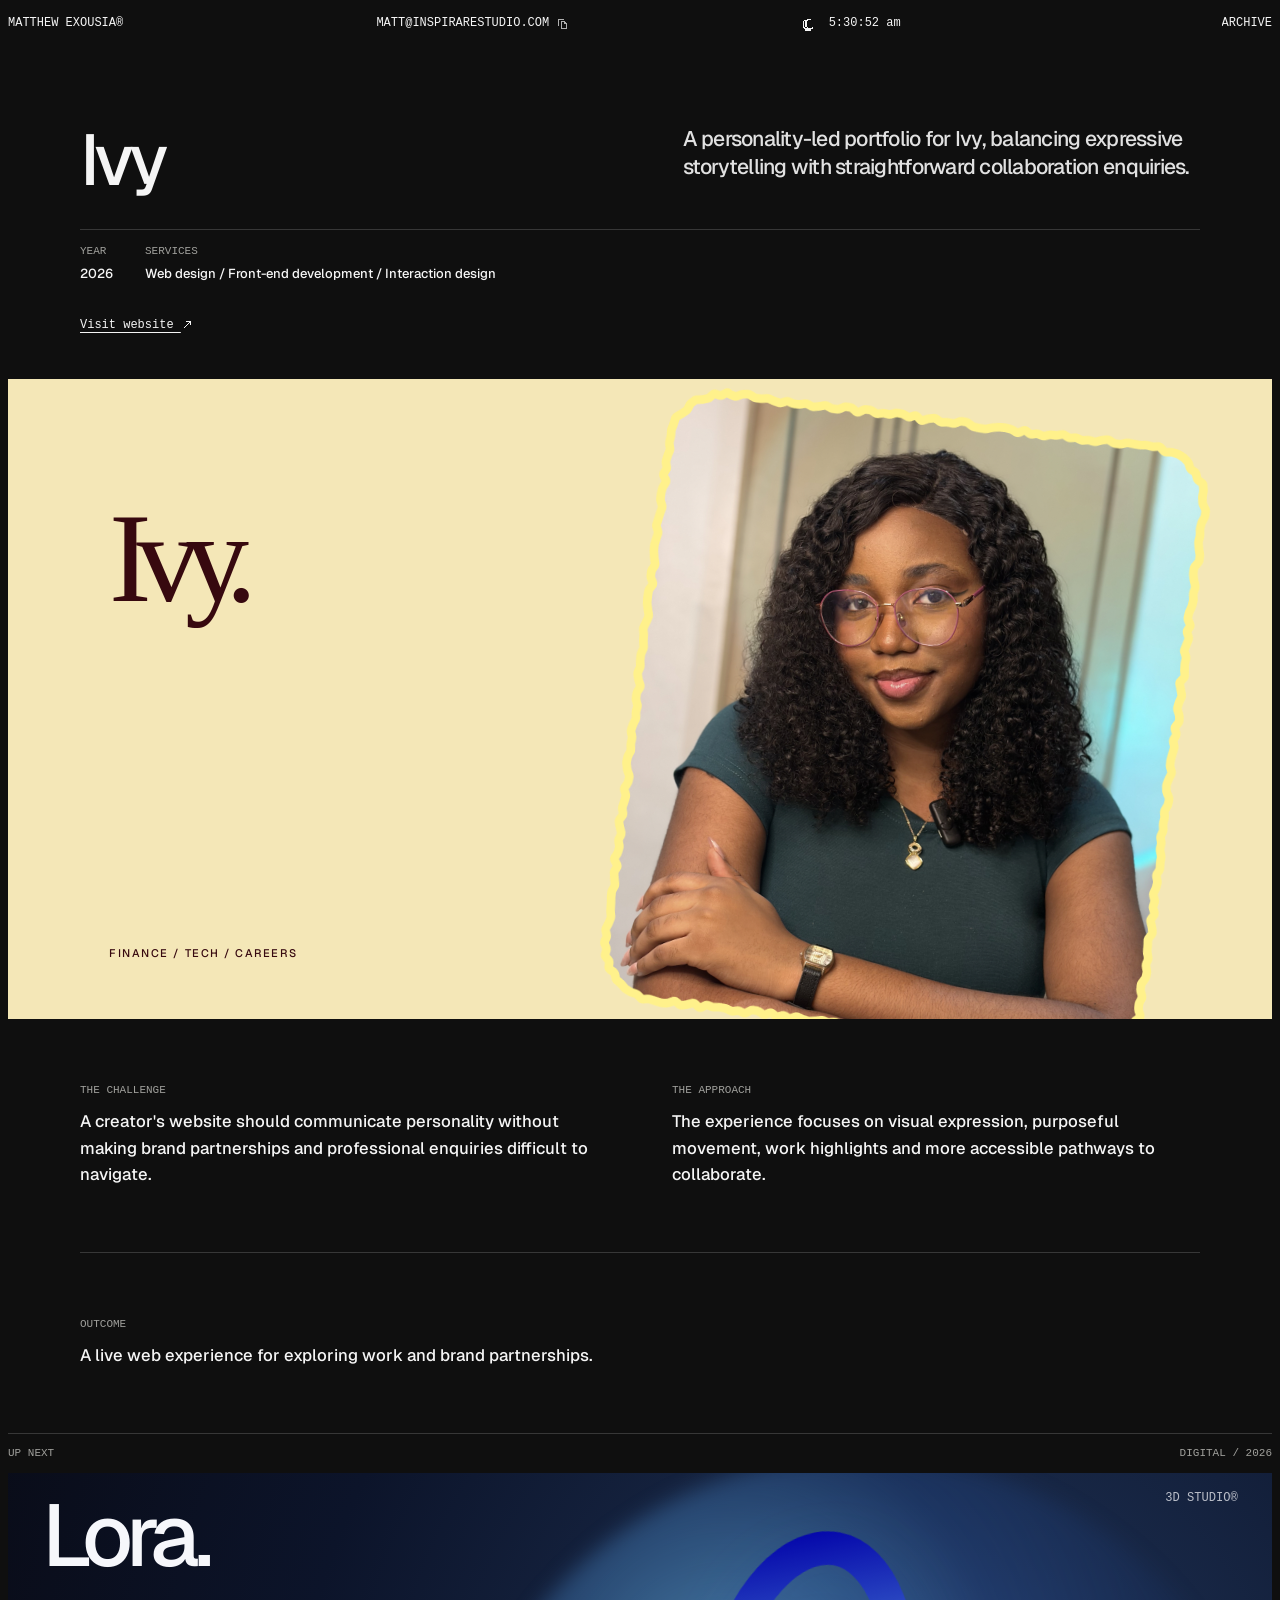
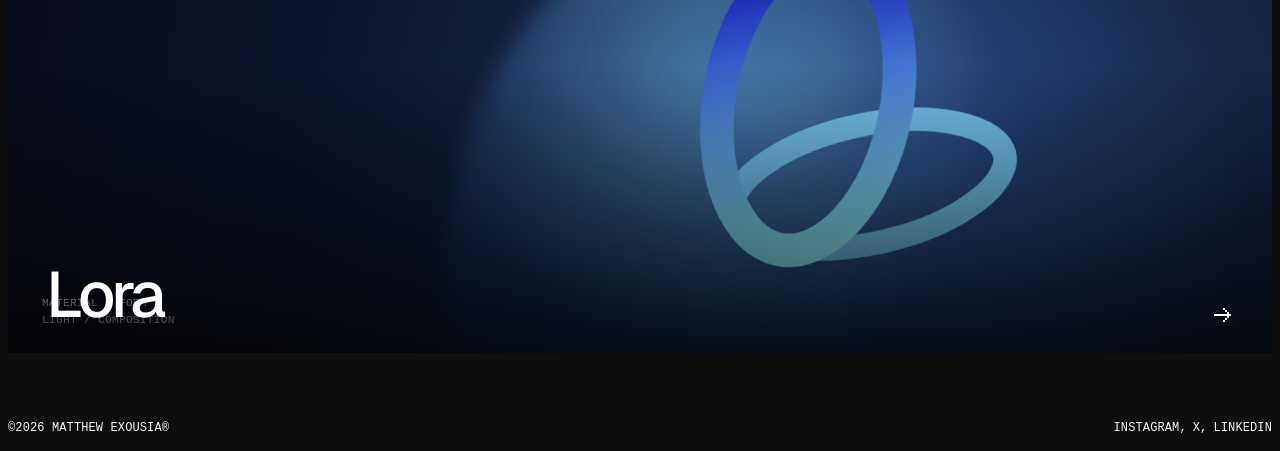
<file: projects/ivy/index.html>
<!doctype html>
<html lang="en"><head><meta charset="utf-8">
<meta name="viewport" content="width=device-width,initial-scale=1">
<meta name="theme-color" content="#0f0f0f">
<meta name="description" content="A personality-led portfolio for Ivy, balancing expressive storytelling with straightforward collaboration enquiries.">
<meta property="og:type" content="website">
<meta property="og:title" content="Ivy — Matthew Exousia®">
<meta property="og:image" content="https://theexousiamatt.com/media/ivy-figma-portrait.png">
<meta name="twitter:card" content="summary_large_image">
<meta property="og:description" content="A personality-led portfolio for Ivy, balancing expressive storytelling with straightforward collaboration enquiries.">

<link rel="canonical" href="https://theexousiamatt.com/projects/ivy/">
<link rel="icon" type="image/svg+xml" href="/assets/favicon.svg">
<script>try{document.documentElement.dataset.theme=localStorage.getItem('matt-portfolio-theme')==='light'?'light':'dark'}catch(e){}</script>
<link rel="stylesheet" href="/assets/site.css?v=20261122mode">
<title>Ivy — Matthew Exousia®</title><script src="/content/projects.js?v=20261120c" defer></script><script src="/assets/site.js?v=20261122tip" blocking="render" defer></script></head>
<body>
<a class="skip-link" href="#main-content">Skip to content</a>
<div class="shell" id="shell"><header class="site-header" aria-label="Site header">
<a class="wordmark underline-link" href="/" aria-label="Matthew Exousia, homepage">MATTHEW EXOUSIA®</a>
<a href="mailto:matt@inspirarestudio.com" class="header-mail underline-link">MATT@INSPIRARESTUDIO.COM</a>
<time id="clock" class="clock" aria-label="Current local time"></time>
<div class="top-right"><a href="/archive/" class="small-action nav-archive underline-link">ARCHIVE</a><button type="button" class="small-action" id="menu-trigger" hidden aria-controls="navigation" aria-expanded="false">MENU <span data-icon="menu" aria-hidden="true"></span></button></div>
</header>
<div id="app"><main class="fallback-content" id="main-content" tabindex="-1"><h1>Ivy</h1><p>A personality-led portfolio for Ivy, balancing expressive storytelling with straightforward collaboration enquiries.</p><h2>The challenge</h2><p>A creator&#x27;s website should communicate personality without making brand partnerships and professional enquiries difficult to navigate.</p><h2>The approach</h2><p>The experience focuses on visual expression, purposeful movement, work highlights and more accessible pathways to collaborate.</p><p><a href="/archive/">Browse the archive</a></p></main></div>
<footer class="site-footer"><p>©2026 MATTHEW EXOUSIA®</p><div class="footer-right"><div class="socials"><a class="underline-link" href="https://www.instagram.com/theexousiamatt/" target="_blank" rel="noopener noreferrer">INSTAGRAM,</a><a class="underline-link" href="https://x.com/theexousiamatt" target="_blank" rel="noopener noreferrer">X,</a><a class="underline-link" href="https://www.linkedin.com/in/theexousiamatt/" target="_blank" rel="noopener noreferrer">LINKEDIN</a></div></div></footer>
</div>
<nav class="nav-overlay" id="navigation" inert aria-label="Site menu" aria-hidden="true">
<div class="overlay-main"><a href="/">WORK</a><a href="/archive/">ARCHIVE</a><a href="https://inspirarestudio.com/" target="_blank" rel="noopener noreferrer">STUDIO <span data-icon="external" aria-hidden="true"></span></a><a href="mailto:matt@inspirarestudio.com">CONTACT <span data-icon="external" aria-hidden="true"></span></a></div>
<div class="overlay-bottom"><button class="theme-switch" id="theme-toggle" type="button">APPEARANCE: <span id="theme-value">DARK</span></button><span>© 2026</span></div></nav>

</body></html>
</file>
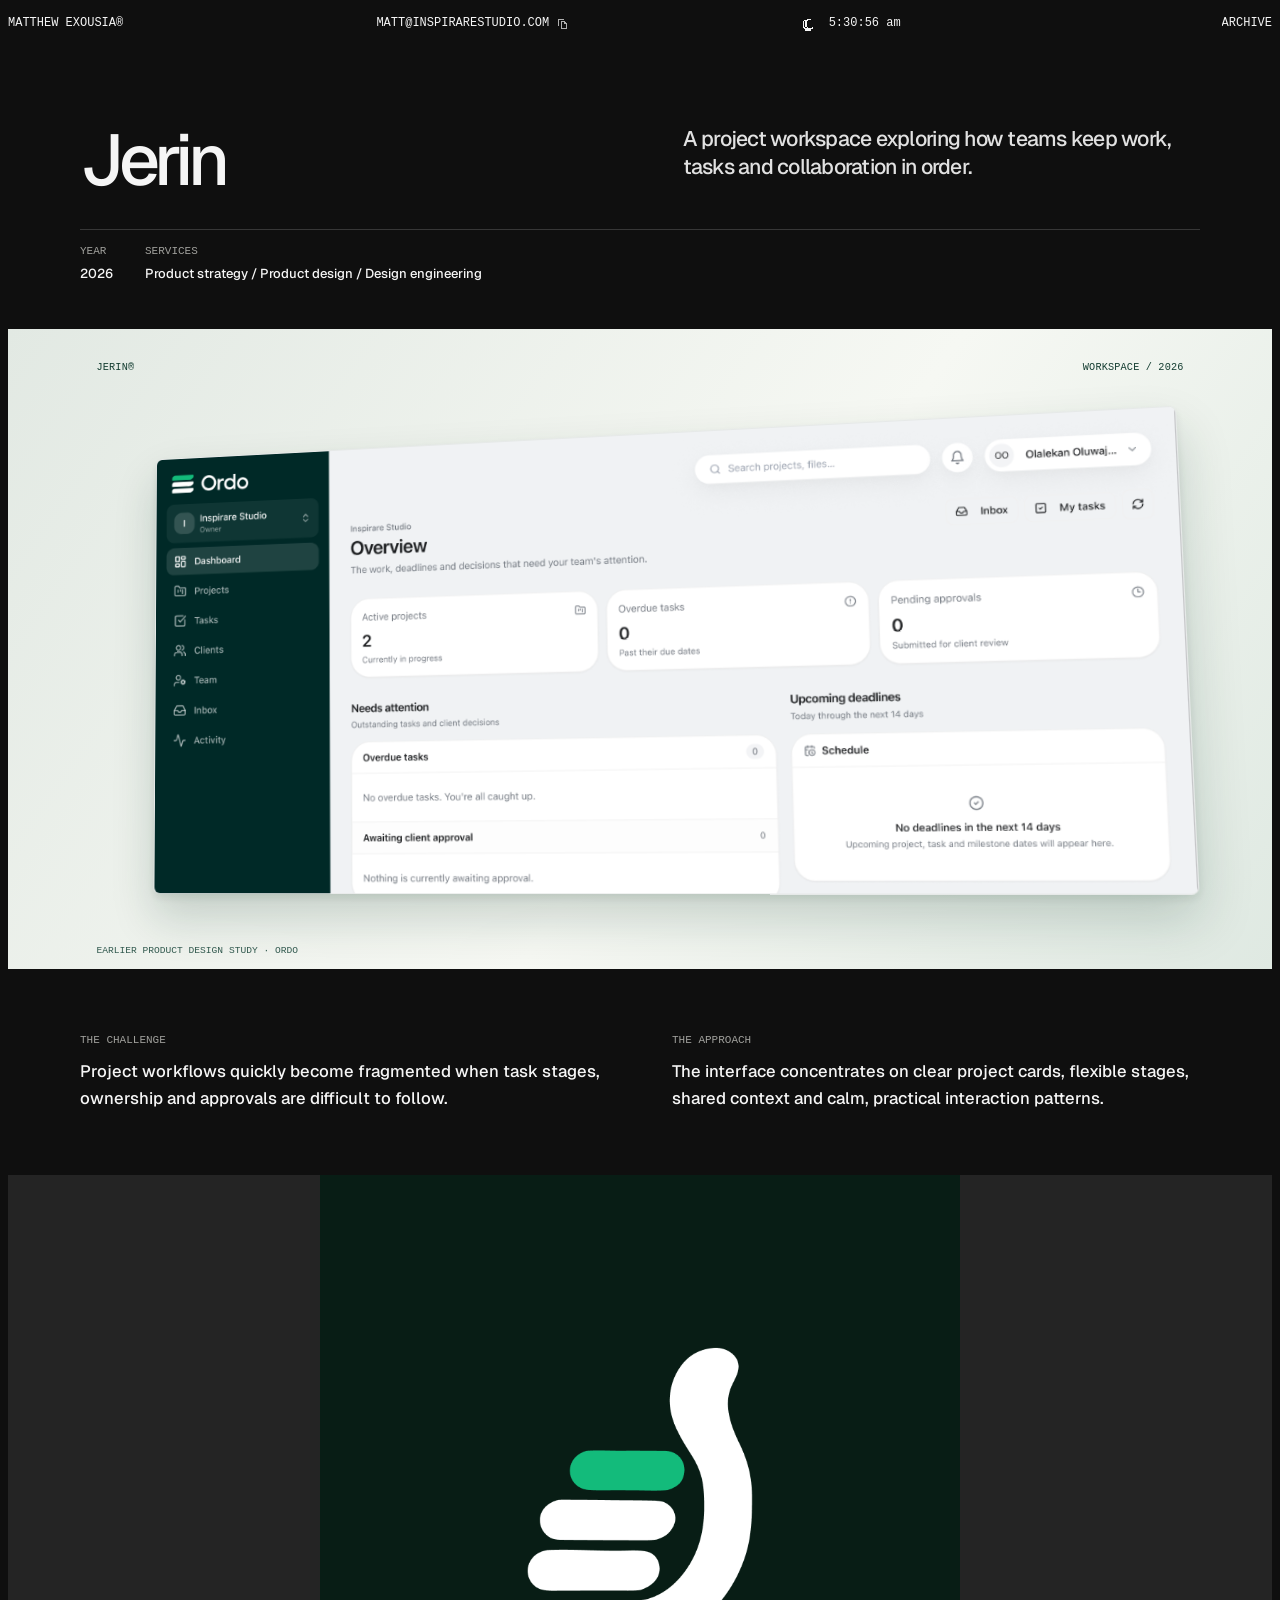
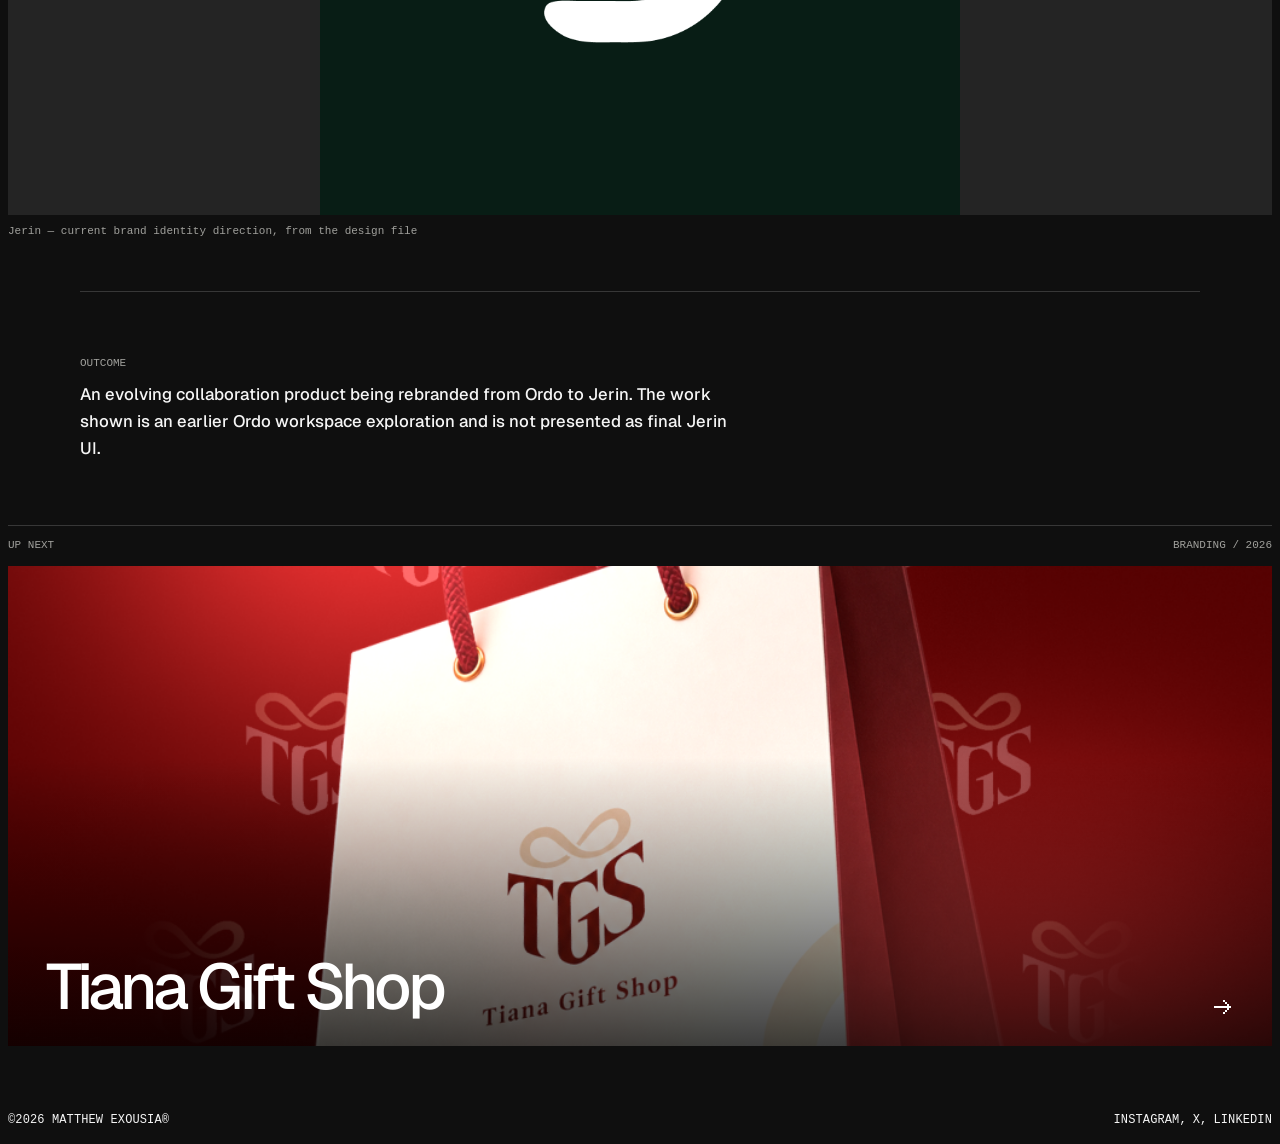
<file: projects/jerin/index.html>
<!doctype html>
<html lang="en"><head><meta charset="utf-8">
<meta name="viewport" content="width=device-width,initial-scale=1">
<meta name="theme-color" content="#0f0f0f">
<meta name="description" content="A project workspace exploring how teams keep work, tasks and collaboration in order.">
<meta property="og:type" content="website">
<meta property="og:title" content="Jerin — Matthew Exousia®">
<meta property="og:image" content="https://theexousiamatt.com/media/jerin-early-ux.png">
<meta name="twitter:card" content="summary_large_image">
<meta property="og:description" content="A project workspace exploring how teams keep work, tasks and collaboration in order.">

<link rel="canonical" href="https://theexousiamatt.com/projects/jerin/">
<link rel="icon" type="image/svg+xml" href="/assets/favicon.svg">
<script>try{document.documentElement.dataset.theme=localStorage.getItem('matt-portfolio-theme')==='light'?'light':'dark'}catch(e){}</script>
<link rel="stylesheet" href="/assets/site.css?v=20261122mode">
<title>Jerin — Matthew Exousia®</title><script src="/content/projects.js?v=20261120c" defer></script><script src="/assets/site.js?v=20261122tip" blocking="render" defer></script></head>
<body>
<a class="skip-link" href="#main-content">Skip to content</a>
<div class="shell" id="shell"><header class="site-header" aria-label="Site header">
<a class="wordmark underline-link" href="/" aria-label="Matthew Exousia, homepage">MATTHEW EXOUSIA®</a>
<a href="mailto:matt@inspirarestudio.com" class="header-mail underline-link">MATT@INSPIRARESTUDIO.COM</a>
<time id="clock" class="clock" aria-label="Current local time"></time>
<div class="top-right"><a href="/archive/" class="small-action nav-archive underline-link">ARCHIVE</a><button type="button" class="small-action" id="menu-trigger" hidden aria-controls="navigation" aria-expanded="false">MENU <span data-icon="menu" aria-hidden="true"></span></button></div>
</header>
<div id="app"><main class="fallback-content" id="main-content" tabindex="-1"><h1>Jerin</h1><p>A project workspace exploring how teams keep work, tasks and collaboration in order.</p><h2>The challenge</h2><p>Project workflows quickly become fragmented when task stages, ownership and approvals are difficult to follow.</p><h2>The approach</h2><p>The interface concentrates on clear project cards, flexible stages, shared context and calm, practical interaction patterns.</p><p><a href="/archive/">Browse the archive</a></p></main></div>
<footer class="site-footer"><p>©2026 MATTHEW EXOUSIA®</p><div class="footer-right"><div class="socials"><a class="underline-link" href="https://www.instagram.com/theexousiamatt/" target="_blank" rel="noopener noreferrer">INSTAGRAM,</a><a class="underline-link" href="https://x.com/theexousiamatt" target="_blank" rel="noopener noreferrer">X,</a><a class="underline-link" href="https://www.linkedin.com/in/theexousiamatt/" target="_blank" rel="noopener noreferrer">LINKEDIN</a></div></div></footer>
</div>
<nav class="nav-overlay" id="navigation" inert aria-label="Site menu" aria-hidden="true">
<div class="overlay-main"><a href="/">WORK</a><a href="/archive/">ARCHIVE</a><a href="https://inspirarestudio.com/" target="_blank" rel="noopener noreferrer">STUDIO <span data-icon="external" aria-hidden="true"></span></a><a href="mailto:matt@inspirarestudio.com">CONTACT <span data-icon="external" aria-hidden="true"></span></a></div>
<div class="overlay-bottom"><button class="theme-switch" id="theme-toggle" type="button">APPEARANCE: <span id="theme-value">DARK</span></button><span>© 2026</span></div></nav>

</body></html>
</file>
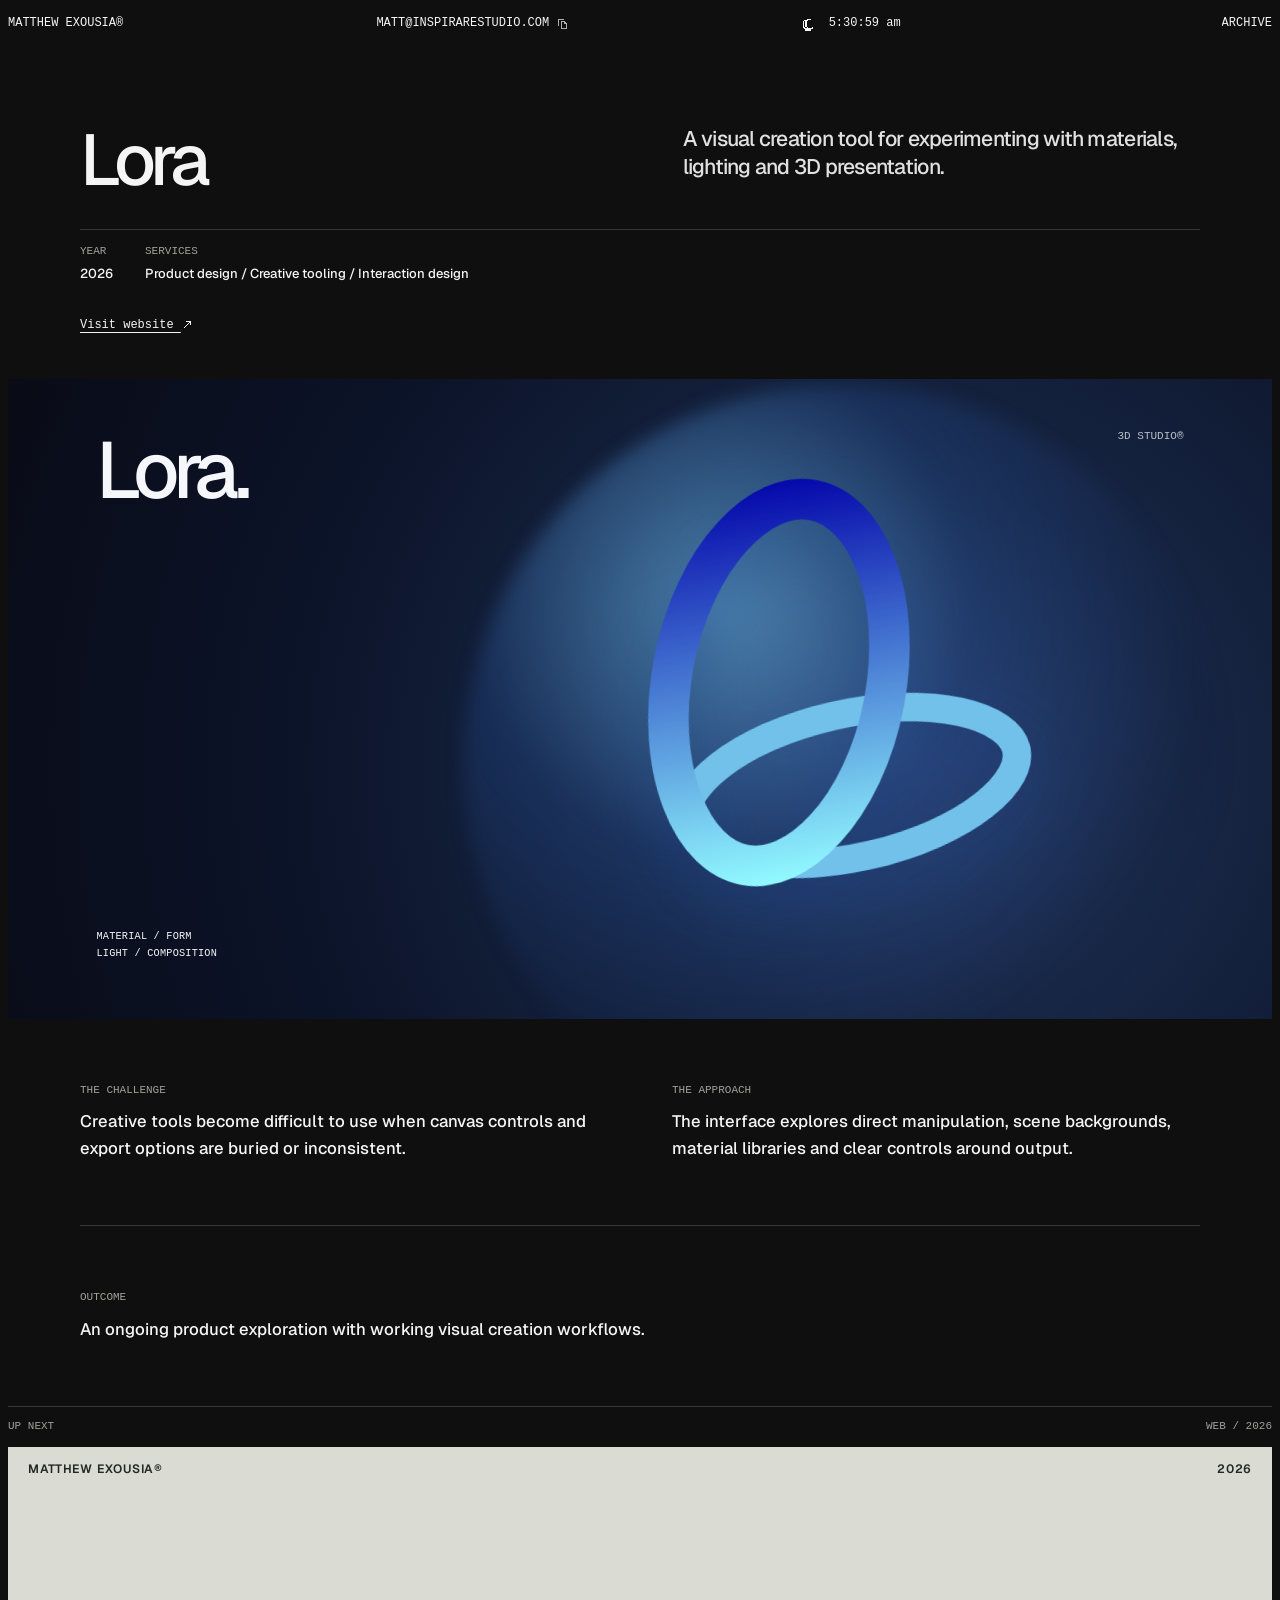
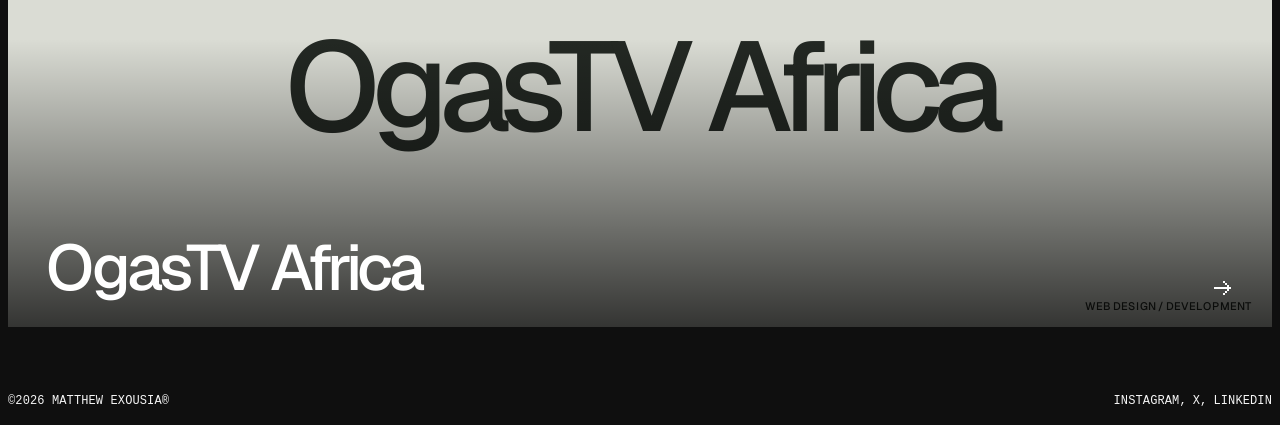
<file: projects/lora/index.html>
<!doctype html>
<html lang="en"><head><meta charset="utf-8">
<meta name="viewport" content="width=device-width,initial-scale=1">
<meta name="theme-color" content="#0f0f0f">
<meta name="description" content="A visual creation tool for experimenting with materials, lighting and 3D presentation.">
<meta property="og:type" content="website">
<meta property="og:title" content="Lora — Matthew Exousia®">
<meta property="og:image" content="https://theexousiamatt.com/media/lora-symbol.svg">
<meta name="twitter:card" content="summary">
<meta property="og:description" content="A visual creation tool for experimenting with materials, lighting and 3D presentation.">

<link rel="canonical" href="https://theexousiamatt.com/projects/lora/">
<link rel="icon" type="image/svg+xml" href="/assets/favicon.svg">
<script>try{document.documentElement.dataset.theme=localStorage.getItem('matt-portfolio-theme')==='light'?'light':'dark'}catch(e){}</script>
<link rel="stylesheet" href="/assets/site.css?v=20261122mode">
<title>Lora — Matthew Exousia®</title><script src="/content/projects.js?v=20261120c" defer></script><script src="/assets/site.js?v=20261122tip" blocking="render" defer></script></head>
<body>
<a class="skip-link" href="#main-content">Skip to content</a>
<div class="shell" id="shell"><header class="site-header" aria-label="Site header">
<a class="wordmark underline-link" href="/" aria-label="Matthew Exousia, homepage">MATTHEW EXOUSIA®</a>
<a href="mailto:matt@inspirarestudio.com" class="header-mail underline-link">MATT@INSPIRARESTUDIO.COM</a>
<time id="clock" class="clock" aria-label="Current local time"></time>
<div class="top-right"><a href="/archive/" class="small-action nav-archive underline-link">ARCHIVE</a><button type="button" class="small-action" id="menu-trigger" hidden aria-controls="navigation" aria-expanded="false">MENU <span data-icon="menu" aria-hidden="true"></span></button></div>
</header>
<div id="app"><main class="fallback-content" id="main-content" tabindex="-1"><h1>Lora</h1><p>A visual creation tool for experimenting with materials, lighting and 3D presentation.</p><h2>The challenge</h2><p>Creative tools become difficult to use when canvas controls and export options are buried or inconsistent.</p><h2>The approach</h2><p>The interface explores direct manipulation, scene backgrounds, material libraries and clear controls around output.</p><p><a href="/archive/">Browse the archive</a></p></main></div>
<footer class="site-footer"><p>©2026 MATTHEW EXOUSIA®</p><div class="footer-right"><div class="socials"><a class="underline-link" href="https://www.instagram.com/theexousiamatt/" target="_blank" rel="noopener noreferrer">INSTAGRAM,</a><a class="underline-link" href="https://x.com/theexousiamatt" target="_blank" rel="noopener noreferrer">X,</a><a class="underline-link" href="https://www.linkedin.com/in/theexousiamatt/" target="_blank" rel="noopener noreferrer">LINKEDIN</a></div></div></footer>
</div>
<nav class="nav-overlay" id="navigation" inert aria-label="Site menu" aria-hidden="true">
<div class="overlay-main"><a href="/">WORK</a><a href="/archive/">ARCHIVE</a><a href="https://inspirarestudio.com/" target="_blank" rel="noopener noreferrer">STUDIO <span data-icon="external" aria-hidden="true"></span></a><a href="mailto:matt@inspirarestudio.com">CONTACT <span data-icon="external" aria-hidden="true"></span></a></div>
<div class="overlay-bottom"><button class="theme-switch" id="theme-toggle" type="button">APPEARANCE: <span id="theme-value">DARK</span></button><span>© 2026</span></div></nav>

</body></html>
</file>
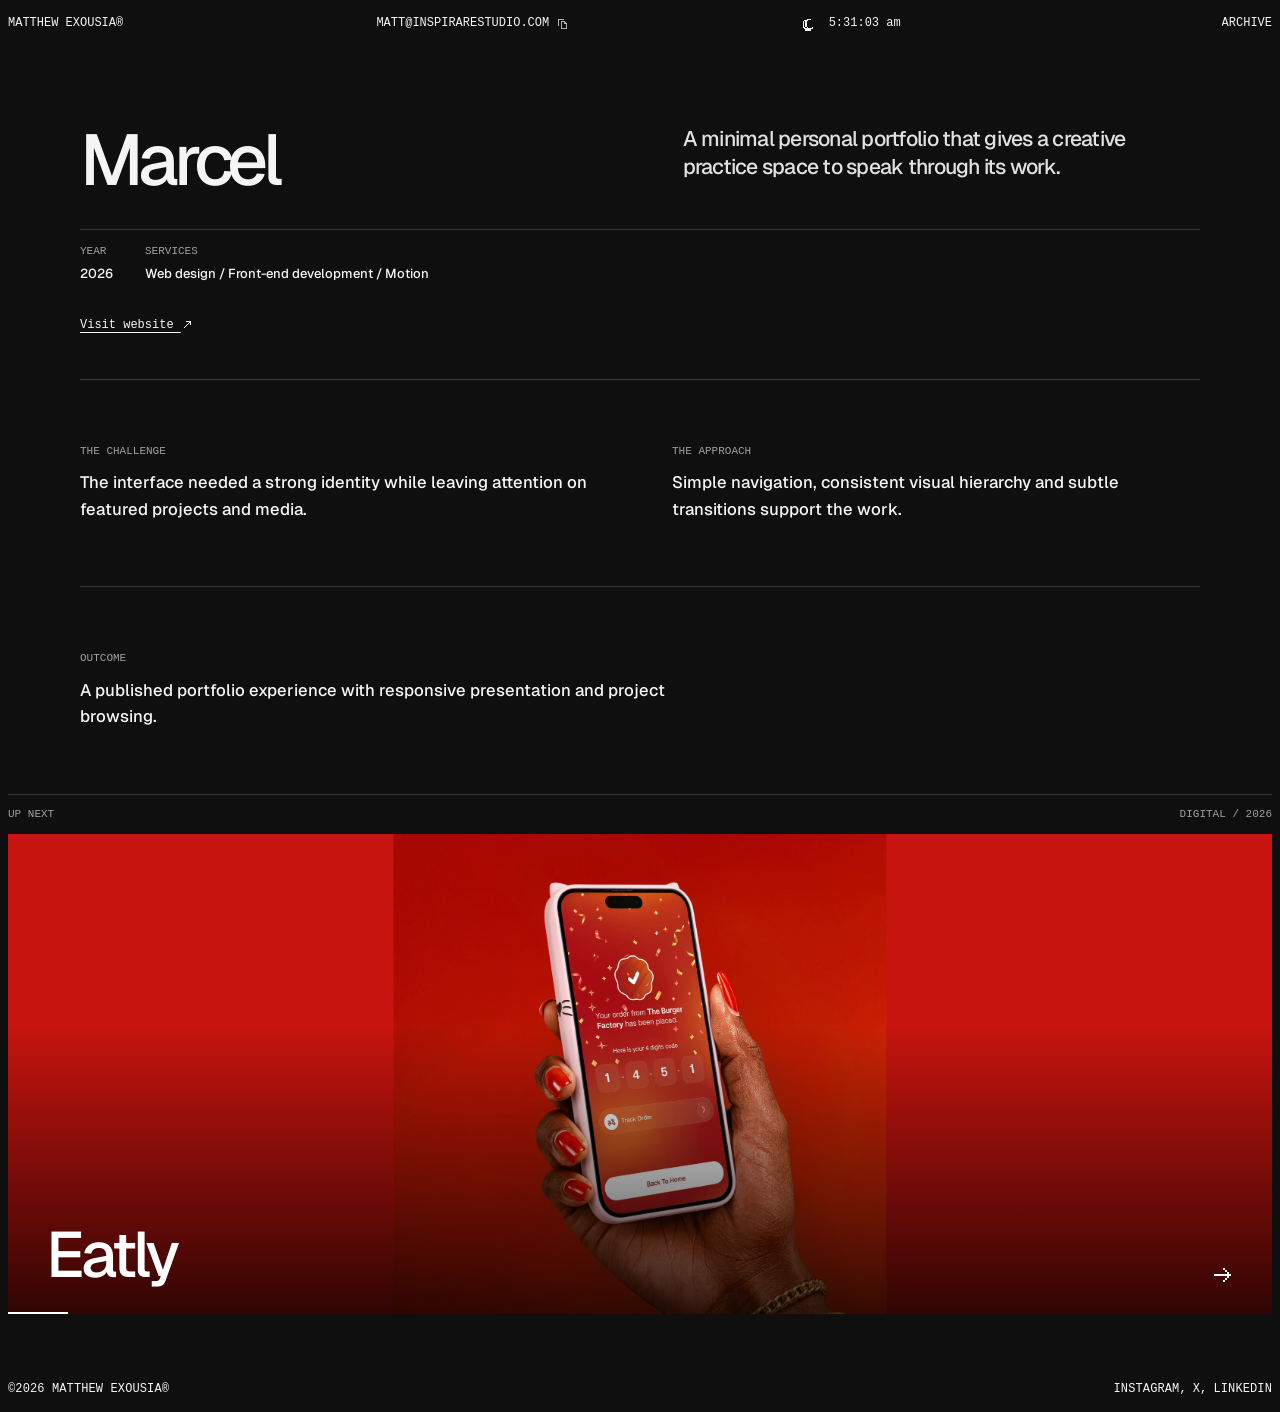
<file: projects/marcel/index.html>
<!doctype html>
<html lang="en"><head><meta charset="utf-8">
<meta name="viewport" content="width=device-width,initial-scale=1">
<meta name="theme-color" content="#0f0f0f">
<meta name="description" content="A minimal personal portfolio that gives a creative practice space to speak through its work.">
<meta property="og:type" content="website">
<meta property="og:title" content="Marcel — Matthew Exousia®">
<meta property="og:description" content="A minimal personal portfolio that gives a creative practice space to speak through its work.">

<link rel="canonical" href="https://theexousiamatt.com/projects/marcel/">
<link rel="icon" type="image/svg+xml" href="/assets/favicon.svg">
<script>try{document.documentElement.dataset.theme=localStorage.getItem('matt-portfolio-theme')==='light'?'light':'dark'}catch(e){}</script>
<link rel="stylesheet" href="/assets/site.css?v=20261122mode">
<title>Marcel — Matthew Exousia®</title><script src="/content/projects.js?v=20261120c" defer></script><script src="/assets/site.js?v=20261122tip" blocking="render" defer></script></head>
<body>
<a class="skip-link" href="#main-content">Skip to content</a>
<div class="shell" id="shell"><header class="site-header" aria-label="Site header">
<a class="wordmark underline-link" href="/" aria-label="Matthew Exousia, homepage">MATTHEW EXOUSIA®</a>
<a href="mailto:matt@inspirarestudio.com" class="header-mail underline-link">MATT@INSPIRARESTUDIO.COM</a>
<time id="clock" class="clock" aria-label="Current local time"></time>
<div class="top-right"><a href="/archive/" class="small-action nav-archive underline-link">ARCHIVE</a><button type="button" class="small-action" id="menu-trigger" hidden aria-controls="navigation" aria-expanded="false">MENU <span data-icon="menu" aria-hidden="true"></span></button></div>
</header>
<div id="app"><main class="fallback-content" id="main-content" tabindex="-1"><h1>Marcel</h1><p>A minimal personal portfolio that gives a creative practice space to speak through its work.</p><h2>The challenge</h2><p>The interface needed a strong identity while leaving attention on featured projects and media.</p><h2>The approach</h2><p>Simple navigation, consistent visual hierarchy and subtle transitions support the work.</p><p><a href="/archive/">Browse the archive</a></p></main></div>
<footer class="site-footer"><p>©2026 MATTHEW EXOUSIA®</p><div class="footer-right"><div class="socials"><a class="underline-link" href="https://www.instagram.com/theexousiamatt/" target="_blank" rel="noopener noreferrer">INSTAGRAM,</a><a class="underline-link" href="https://x.com/theexousiamatt" target="_blank" rel="noopener noreferrer">X,</a><a class="underline-link" href="https://www.linkedin.com/in/theexousiamatt/" target="_blank" rel="noopener noreferrer">LINKEDIN</a></div></div></footer>
</div>
<nav class="nav-overlay" id="navigation" inert aria-label="Site menu" aria-hidden="true">
<div class="overlay-main"><a href="/">WORK</a><a href="/archive/">ARCHIVE</a><a href="https://inspirarestudio.com/" target="_blank" rel="noopener noreferrer">STUDIO <span data-icon="external" aria-hidden="true"></span></a><a href="mailto:matt@inspirarestudio.com">CONTACT <span data-icon="external" aria-hidden="true"></span></a></div>
<div class="overlay-bottom"><button class="theme-switch" id="theme-toggle" type="button">APPEARANCE: <span id="theme-value">DARK</span></button><span>© 2026</span></div></nav>

</body></html>
</file>
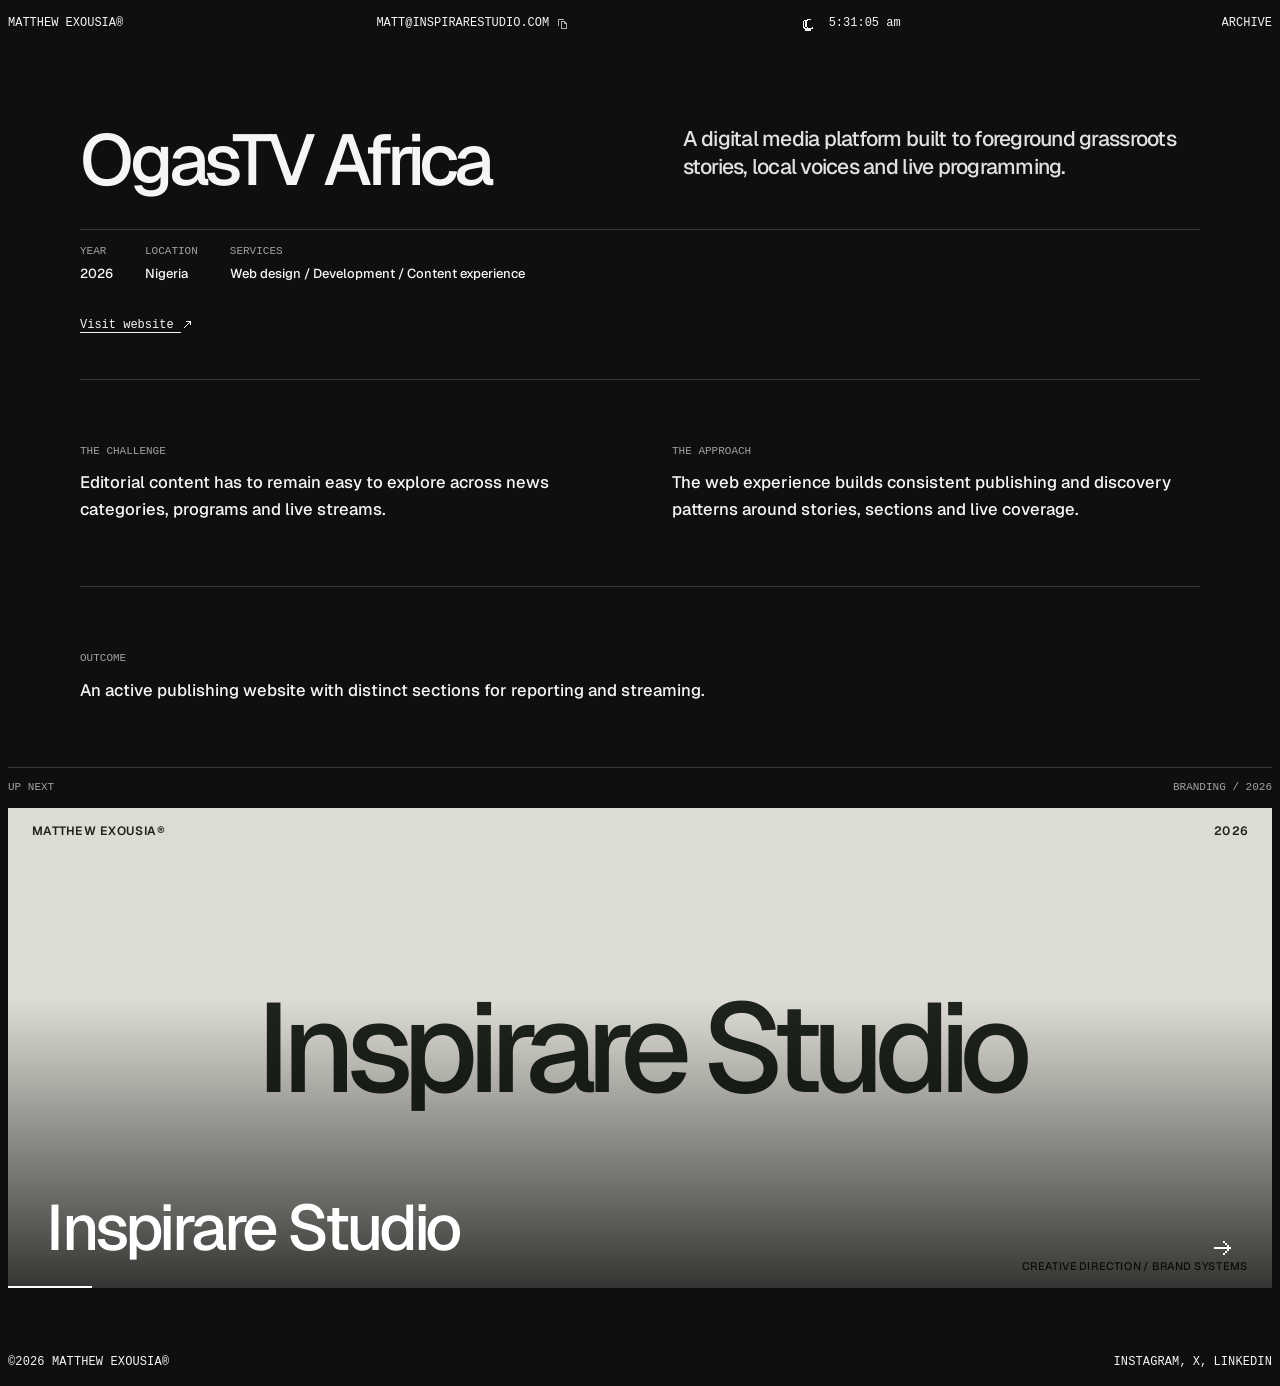
<file: projects/ogastv/index.html>
<!doctype html>
<html lang="en"><head><meta charset="utf-8">
<meta name="viewport" content="width=device-width,initial-scale=1">
<meta name="theme-color" content="#0f0f0f">
<meta name="description" content="A digital media platform built to foreground grassroots stories, local voices and live programming.">
<meta property="og:type" content="website">
<meta property="og:title" content="OgasTV Africa — Matthew Exousia®">
<meta property="og:description" content="A digital media platform built to foreground grassroots stories, local voices and live programming.">

<link rel="canonical" href="https://theexousiamatt.com/projects/ogastv/">
<link rel="icon" type="image/svg+xml" href="/assets/favicon.svg">
<script>try{document.documentElement.dataset.theme=localStorage.getItem('matt-portfolio-theme')==='light'?'light':'dark'}catch(e){}</script>
<link rel="stylesheet" href="/assets/site.css?v=20261122mode">
<title>OgasTV Africa — Matthew Exousia®</title><script src="/content/projects.js?v=20261120c" defer></script><script src="/assets/site.js?v=20261122tip" blocking="render" defer></script></head>
<body>
<a class="skip-link" href="#main-content">Skip to content</a>
<div class="shell" id="shell"><header class="site-header" aria-label="Site header">
<a class="wordmark underline-link" href="/" aria-label="Matthew Exousia, homepage">MATTHEW EXOUSIA®</a>
<a href="mailto:matt@inspirarestudio.com" class="header-mail underline-link">MATT@INSPIRARESTUDIO.COM</a>
<time id="clock" class="clock" aria-label="Current local time"></time>
<div class="top-right"><a href="/archive/" class="small-action nav-archive underline-link">ARCHIVE</a><button type="button" class="small-action" id="menu-trigger" hidden aria-controls="navigation" aria-expanded="false">MENU <span data-icon="menu" aria-hidden="true"></span></button></div>
</header>
<div id="app"><main class="fallback-content" id="main-content" tabindex="-1"><h1>OgasTV Africa</h1><p>A digital media platform built to foreground grassroots stories, local voices and live programming.</p><h2>The challenge</h2><p>Editorial content has to remain easy to explore across news categories, programs and live streams.</p><h2>The approach</h2><p>The web experience builds consistent publishing and discovery patterns around stories, sections and live coverage.</p><p><a href="/archive/">Browse the archive</a></p></main></div>
<footer class="site-footer"><p>©2026 MATTHEW EXOUSIA®</p><div class="footer-right"><div class="socials"><a class="underline-link" href="https://www.instagram.com/theexousiamatt/" target="_blank" rel="noopener noreferrer">INSTAGRAM,</a><a class="underline-link" href="https://x.com/theexousiamatt" target="_blank" rel="noopener noreferrer">X,</a><a class="underline-link" href="https://www.linkedin.com/in/theexousiamatt/" target="_blank" rel="noopener noreferrer">LINKEDIN</a></div></div></footer>
</div>
<nav class="nav-overlay" id="navigation" inert aria-label="Site menu" aria-hidden="true">
<div class="overlay-main"><a href="/">WORK</a><a href="/archive/">ARCHIVE</a><a href="https://inspirarestudio.com/" target="_blank" rel="noopener noreferrer">STUDIO <span data-icon="external" aria-hidden="true"></span></a><a href="mailto:matt@inspirarestudio.com">CONTACT <span data-icon="external" aria-hidden="true"></span></a></div>
<div class="overlay-bottom"><button class="theme-switch" id="theme-toggle" type="button">APPEARANCE: <span id="theme-value">DARK</span></button><span>© 2026</span></div></nav>

</body></html>
</file>
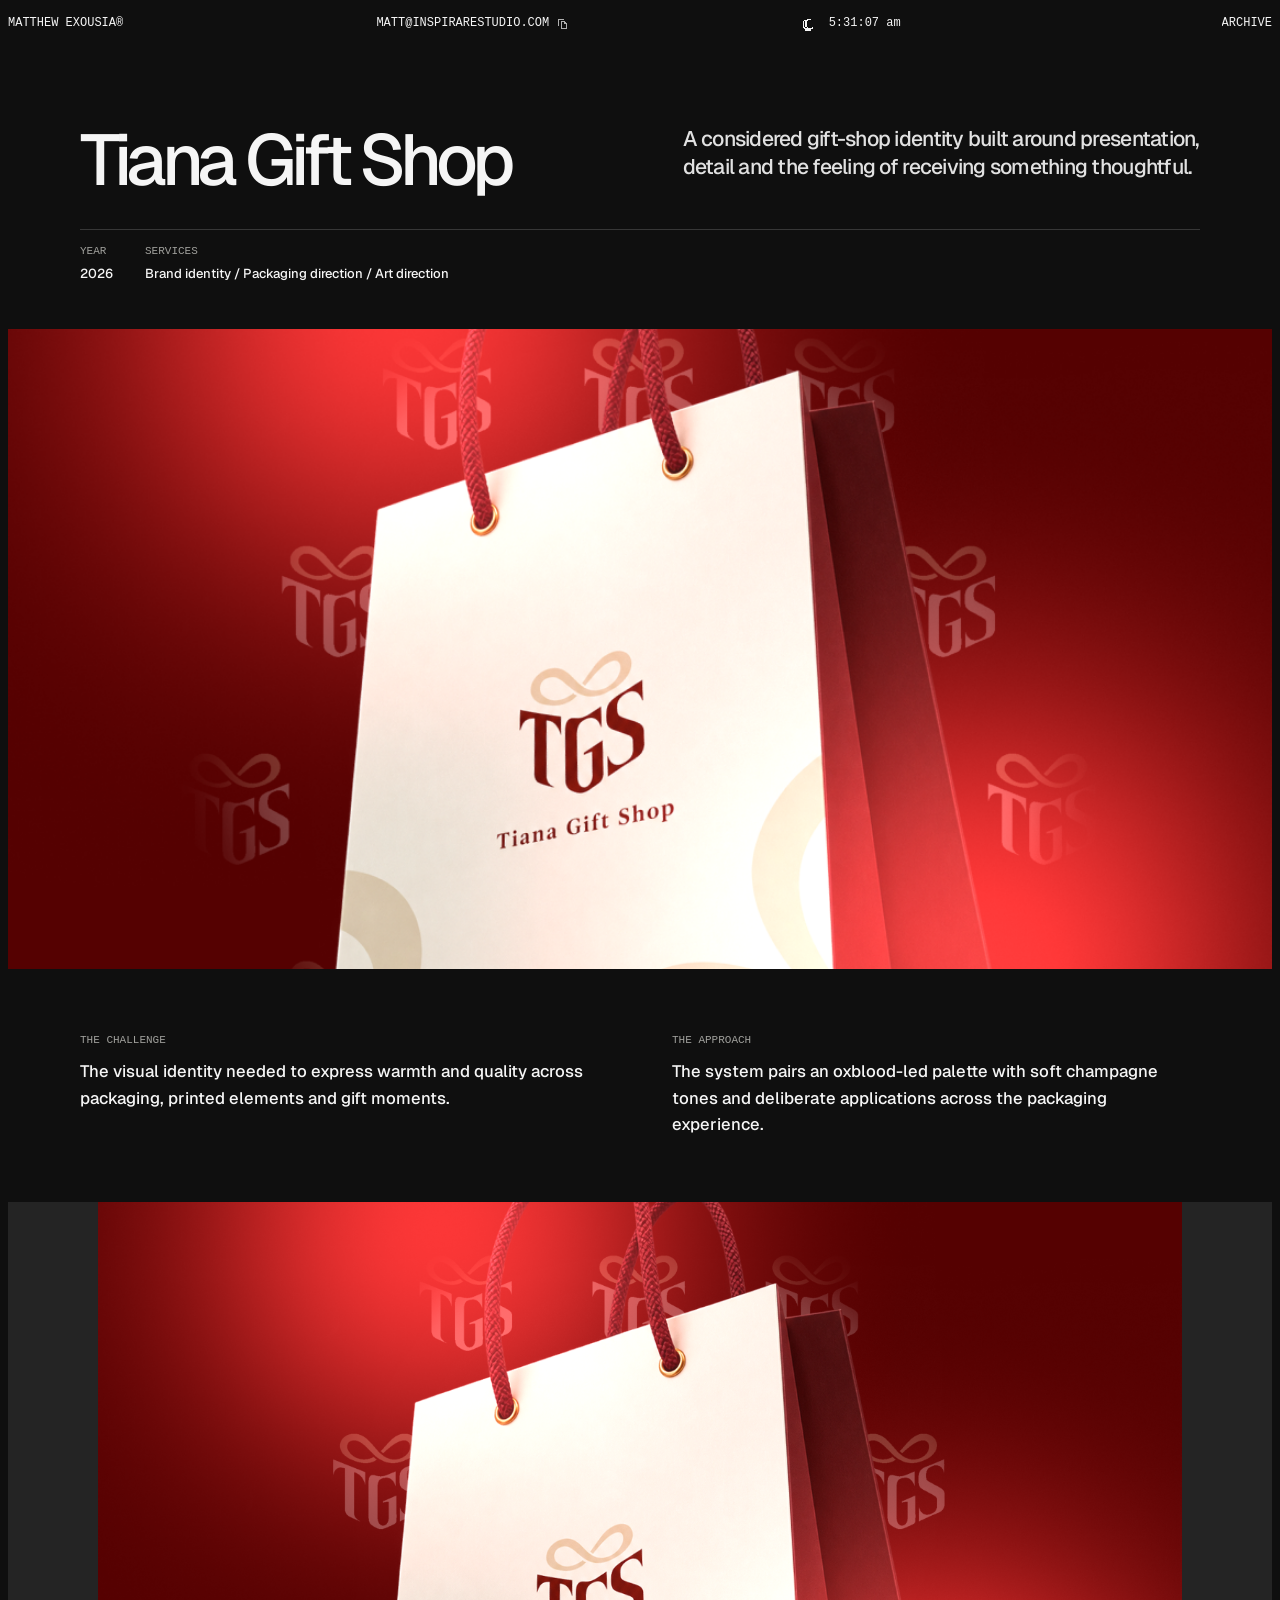
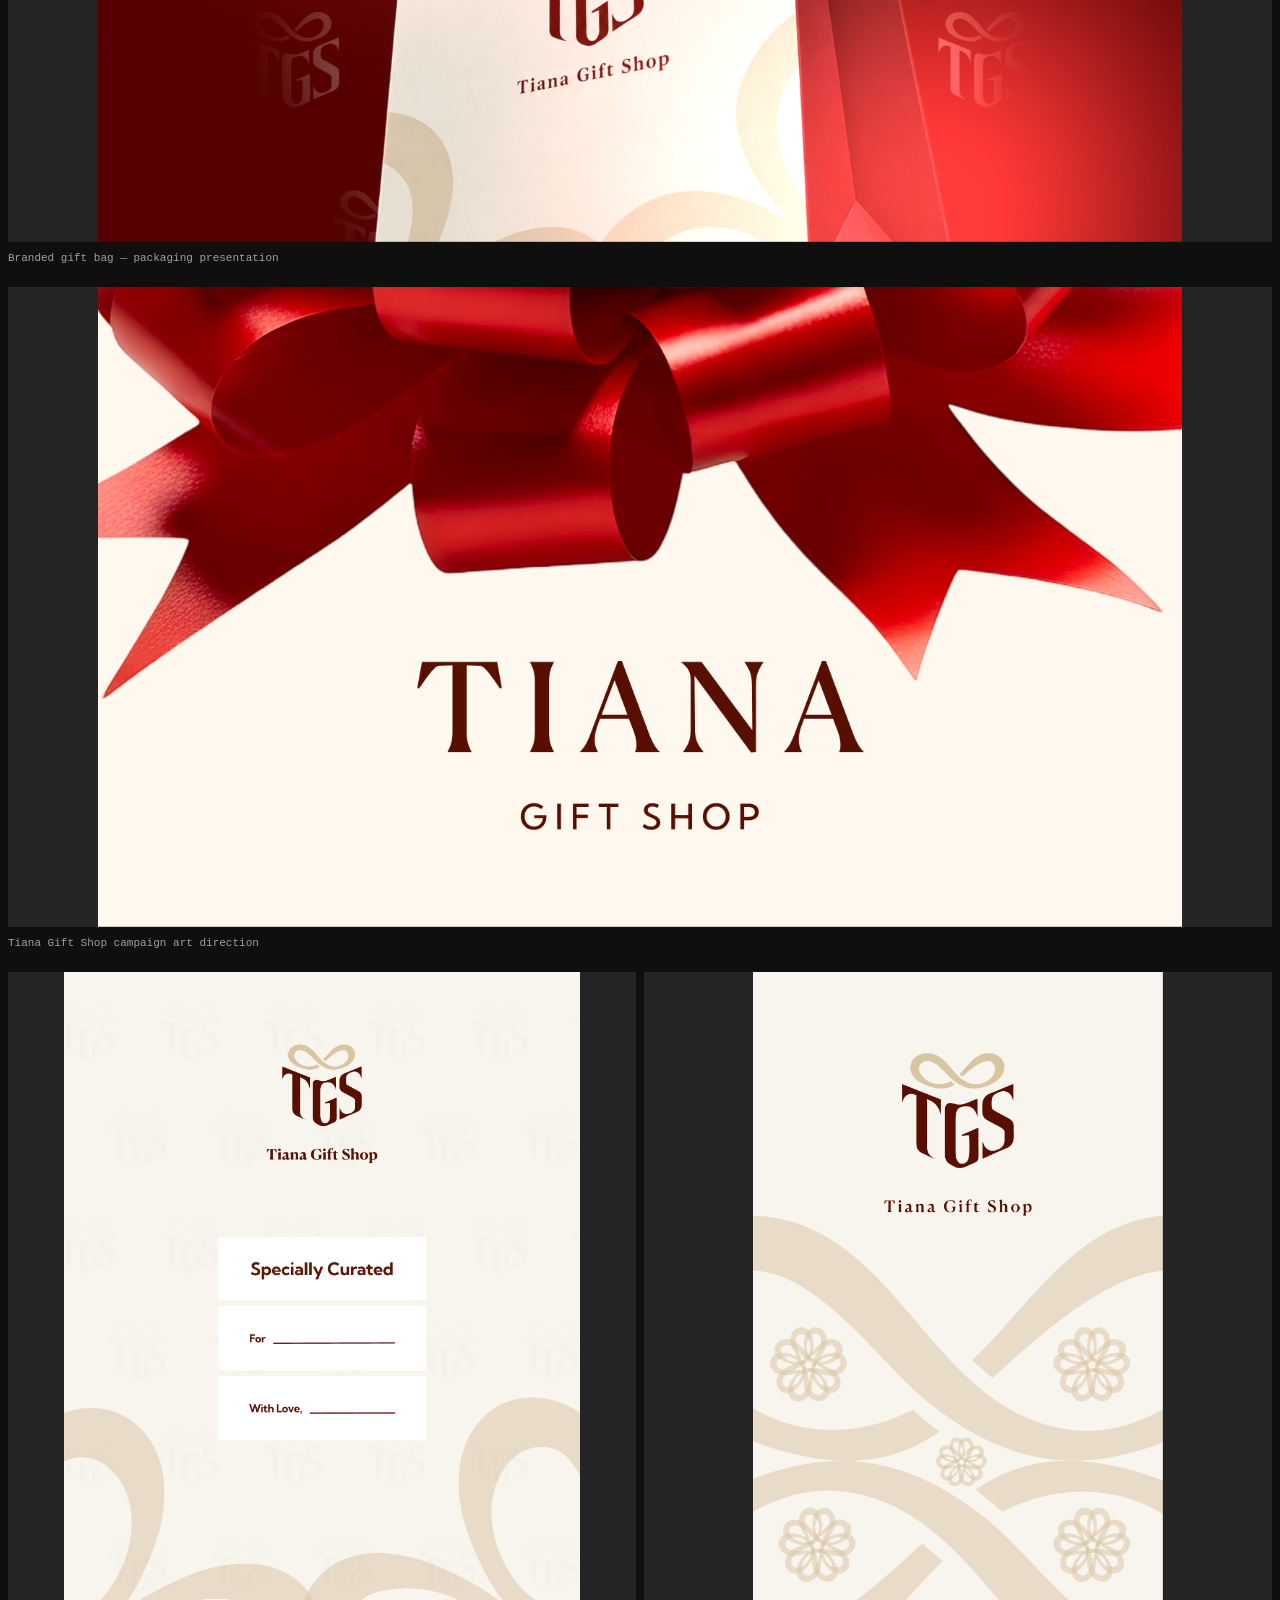
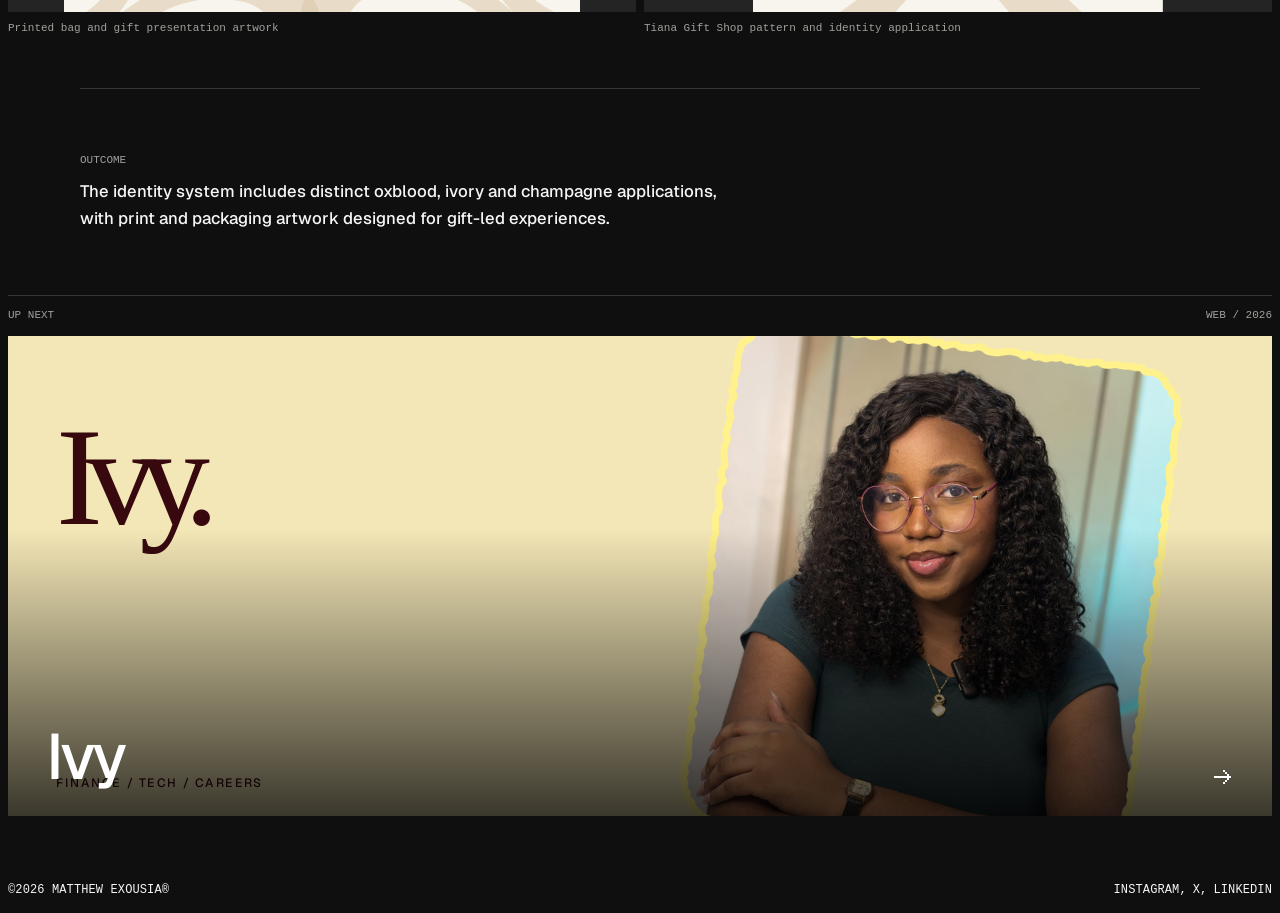
<file: projects/tiana-gift-shop/index.html>
<!doctype html>
<html lang="en"><head><meta charset="utf-8">
<meta name="viewport" content="width=device-width,initial-scale=1">
<meta name="theme-color" content="#0f0f0f">
<meta name="description" content="A considered gift-shop identity built around presentation, detail and the feeling of receiving something thoughtful.">
<meta property="og:type" content="website">
<meta property="og:title" content="Tiana Gift Shop — Matthew Exousia®">
<meta property="og:description" content="A considered gift-shop identity built around presentation, detail and the feeling of receiving something thoughtful.">

<meta property="og:image" content="https://theexousiamatt.com/media/tiana-hero.png">
<link rel="canonical" href="https://theexousiamatt.com/projects/tiana-gift-shop/">
<link rel="icon" type="image/svg+xml" href="/assets/favicon.svg">
<script>try{document.documentElement.dataset.theme=localStorage.getItem('matt-portfolio-theme')==='light'?'light':'dark'}catch(e){}</script>
<link rel="stylesheet" href="/assets/site.css?v=20261122mode">
<title>Tiana Gift Shop — Matthew Exousia®</title><script src="/content/projects.js?v=20261120c" defer></script><script src="/assets/site.js?v=20261122tip" blocking="render" defer></script></head>
<body>
<a class="skip-link" href="#main-content">Skip to content</a>
<div class="shell" id="shell"><header class="site-header" aria-label="Site header">
<a class="wordmark underline-link" href="/" aria-label="Matthew Exousia, homepage">MATTHEW EXOUSIA®</a>
<a href="mailto:matt@inspirarestudio.com" class="header-mail underline-link">MATT@INSPIRARESTUDIO.COM</a>
<time id="clock" class="clock" aria-label="Current local time"></time>
<div class="top-right"><a href="/archive/" class="small-action nav-archive underline-link">ARCHIVE</a><button type="button" class="small-action" id="menu-trigger" hidden aria-controls="navigation" aria-expanded="false">MENU <span data-icon="menu" aria-hidden="true"></span></button></div>
</header>
<div id="app"><main class="fallback-content" id="main-content" tabindex="-1"><h1>Tiana Gift Shop</h1><p>A considered gift-shop identity built around presentation, detail and the feeling of receiving something thoughtful.</p><h2>The challenge</h2><p>The visual identity needed to express warmth and quality across packaging, printed elements and gift moments.</p><h2>The approach</h2><p>The system pairs an oxblood-led palette with soft champagne tones and deliberate applications across the packaging experience.</p><p><a href="/archive/">Browse the archive</a></p></main></div>
<footer class="site-footer"><p>©2026 MATTHEW EXOUSIA®</p><div class="footer-right"><div class="socials"><a class="underline-link" href="https://www.instagram.com/theexousiamatt/" target="_blank" rel="noopener noreferrer">INSTAGRAM,</a><a class="underline-link" href="https://x.com/theexousiamatt" target="_blank" rel="noopener noreferrer">X,</a><a class="underline-link" href="https://www.linkedin.com/in/theexousiamatt/" target="_blank" rel="noopener noreferrer">LINKEDIN</a></div></div></footer>
</div>
<nav class="nav-overlay" id="navigation" inert aria-label="Site menu" aria-hidden="true">
<div class="overlay-main"><a href="/">WORK</a><a href="/archive/">ARCHIVE</a><a href="https://inspirarestudio.com/" target="_blank" rel="noopener noreferrer">STUDIO <span data-icon="external" aria-hidden="true"></span></a><a href="mailto:matt@inspirarestudio.com">CONTACT <span data-icon="external" aria-hidden="true"></span></a></div>
<div class="overlay-bottom"><button class="theme-switch" id="theme-toggle" type="button">APPEARANCE: <span id="theme-value">DARK</span></button><span>© 2026</span></div></nav>

</body></html>
</file>
<file: assets/site.css>
@import url('https://fonts.googleapis.com/css2?family=Geist:wght@400..650&family=PT+Mono&display=swap');
:root{--bg:#0f0f0f;--fg:#f5f5f5;--intro-ink:#e1e1e1;--muted:#a0a09c;--line:#373737;--card:#242424;--inset:clamp(16px,2.22vw,40px);--font:'Geist',Arial,sans-serif;--mono:'PT Mono',monospace;color-scheme:dark}

*{box-sizing:border-box}
html{scroll-behavior:smooth;scroll-padding-top:56px}
body{margin:0;background:var(--bg);color:var(--fg);font-family:var(--font);font-size:13px;font-weight:500;-webkit-font-smoothing:antialiased;transition:background .35s,color .35s}
html:has(body.locked){overflow:hidden;overscroll-behavior:none}
button,a{font:inherit;color:inherit}
button{border:0;cursor:pointer}
a{text-decoration:none}
button:focus-visible,a:focus-visible{outline:1px solid currentColor;outline-offset:3px}
img{display:block;max-width:100%}
::selection{background:#f0ae62;color:#151515}
.shell{padding-inline:var(--inset)}
.skip-link{position:absolute;left:12px;top:-70px;z-index:300;padding:12px 16px;background:var(--fg);color:var(--bg)}
.skip-link:focus{top:8px}
header.site-header{display:grid;grid-template-columns:1.25fr 1fr .7fr 1fr;gap:22px;align-items:start;position:sticky;top:0;z-index:10;padding:24px 0 0;min-height:79px;font-size:11px;font-weight:650;line-height:1.2;text-transform:uppercase}
.clock{text-transform:none}
.site-header::before{content:"";position:absolute;inset:0 -8px;z-index:-1;background:var(--bg);pointer-events:none}
@media(max-width:620px){.site-header::before{inset-inline:-16px}}
.wordmark{display:inline-block;white-space:nowrap;width:max-content;letter-spacing:-.025em}
.header-mail{white-space:nowrap}
.clock{color:var(--muted)}
.top-right{display:flex;justify-content:space-between;gap:20px}
.small-action{padding:0;background:none;font-size:11px;font-weight:650;line-height:1.2;text-transform:uppercase}
.underline-link{background-image:linear-gradient(currentColor,currentColor);background-repeat:no-repeat;background-position:0 100%;background-size:0 1px;transition:background-size .22s}
.underline-link:hover{background-size:100% 1px}

.cover{position:absolute;inset:0;background:#272823;color:#fff;overflow:hidden;display:flex;align-items:center;justify-content:center;transition:transform .7s cubic-bezier(.22,1,.36,1)}

.cover img{height:100%;width:100%;object-fit:cover}
.cover[data-cover=website] img{object-fit:contain;background:#e0ece2}
.cover .cover-title{font-size:clamp(50px,9vw,150px);font-weight:500;letter-spacing:-.08em;line-height:.9;max-width:90%;text-align:center;overflow-wrap:anywhere}
.cover-kicker{position:absolute;left:6%;top:7%;right:6%;text-transform:uppercase;font-size:11px;font-weight:600;letter-spacing:.05em;display:flex;justify-content:space-between;gap:10px}
.cover-statement{position:absolute;right:6%;bottom:7%;text-transform:uppercase;font-size:10px;letter-spacing:.025em;max-width:48%;text-align:right;line-height:1.35}
.cover-jerin{background:#e9e6dd;color:#242520}
.cover-tiana{background:#561b23;color:#e9d9c4}
.cover-ivy{background:#d7b1b9;color:#4b1c2e}
.cover-lora{background:radial-gradient(circle at 70% 80%,#2b477f,#0a101a 65%);color:#e7eafa}
.cover-ogastv{background:#dadcd4;color:#232823}
.cover-inspirare{background:#dddcd4;color:#1e231d}
.cover-marcel{background:#27272a;color:#ddd8d0}
.cover-botswana-tech-fund{background:#c1d8bd;color:#223929}
.cover-eatly{background:#f1e1c9;color:#55230f}

.no-results{padding:70px 0;color:var(--muted);text-align:center}

.site-footer{display:grid;grid-template-columns:1fr 1fr;gap:20px;padding:20px 0 32px;font-size:11px;font-weight:600;letter-spacing:.01em;text-transform:uppercase}
.site-footer p{margin:0}
.footer-right{display:flex;justify-content:space-between;align-items:start;gap:20px}
.socials{display:flex;flex-wrap:wrap;gap:9px}
.location{white-space:nowrap;color:var(--muted)}

.archive-tile{position:relative;aspect-ratio:4/3;break-inside:avoid;margin-bottom:8px;overflow:hidden;background:var(--card);min-width:0;display:block}
.archive-tile:nth-child(4n+2){aspect-ratio:5/4}
.archive-tile:nth-child(4n+3){aspect-ratio:4/5}
.archive-tile .cover-title{font-size:clamp(36px,5.9vw,100px)}
.archive-tile:after{content:"";position:absolute;inset:0;background:linear-gradient(180deg,transparent 50%,rgba(0,0,0,.62));opacity:0;transition:opacity .25s}
.archive-tile:hover:after,.archive-tile:focus-visible:after{opacity:1}
.archive-info{position:absolute;z-index:2;bottom:15px;left:18px;right:18px;display:flex;align-items:end;justify-content:space-between;color:#fff;opacity:0;transition:opacity .25s}
.archive-tile:hover .archive-info,.archive-tile:focus-visible .archive-info{opacity:1}
.archive-info strong{font-size:16px;font-weight:600}
.archive-info span{font-size:10px;text-transform:uppercase}

.theme-switch{background:none;padding:0;text-transform:uppercase}

@keyframes enter{from{transform:translateY(9px)}to{transform:translateY(0)}}
.reveal{animation:enter .45s cubic-bezier(.22,1,.36,1) both}
@media(max-width:1000px){header.site-header{grid-template-columns:1fr 1fr 1fr}.clock{display:none}}
@media(max-width:760px){.archive-tile .cover-title{font-size:8vw}}
@media(max-width:620px){.shell{padding-inline:16px}header.site-header{grid-template-columns:1fr auto;min-height:64px;padding-top:20px}.header-mail,.clock,.nav-archive{display:none}.top-right{justify-content:end}.cover-title{font-size:clamp(70px,16vw,140px)!important}.archive-tile .cover-title{font-size:clamp(32px,7vw,70px)!important}.archive-info{opacity:1;left:10px;right:10px;bottom:10px}.archive-tile:after{opacity:.64}.archive-info strong{font-size:12px}.archive-info span{font-size:9px}.site-footer{grid-template-columns:1fr;gap:27px;padding-bottom:30px}.footer-right{flex-wrap:wrap}}
@media(prefers-reduced-motion:reduce){html{scroll-behavior:auto}*,*:before,*:after{animation-duration:0s!important;transition-duration:0s!important}.reveal{opacity:1;transform:none}}

/* Reference-led continuation: scale the next project cover into place as it enters. */
.next-project .cover{transform:scale(calc(1.1 - var(--reveal, 1) * .1));transition:transform .18s linear}
.next-project .next-title{transform:translateY(calc((1 - var(--reveal, 1)) * 12px));transition:opacity .12s linear,transform .12s linear}
@media(prefers-reduced-motion:reduce){
.next-project .cover,.next-project .next-title{transform:none;opacity:1}
}

/* Shared desktop navigation and route spacing. */

@media (min-width:621px){
  .shell{padding-inline:8px}
  header.site-header{
    padding:8px 8px 0;
    min-height:32px;
    grid-template-columns:30% 34% minmax(0,1fr) auto;
    gap:0;
    align-items:start
  }
  header.site-header .wordmark,header.site-header .header-mail,
  header.site-header .clock,header.site-header .small-action{
    font-size:10px;line-height:14px;letter-spacing:-.015em
  }
  header.site-header .clock{display:inline;font-weight:500;color:var(--fg)}
  header.site-header .top-right{justify-content:flex-end;gap:16px}

  .site-footer{grid-template-columns:41.5% 1fr;padding:16px 8px 24px}
  .footer-right{justify-content:space-between}
}

@media (max-width:620px){
  header.site-header .top-right{justify-content:flex-end;gap:16px}
  .site-footer{margin-top:0}
  
}

/* Shared typography, motion and project artwork. */
:root[data-theme=light]{--bg:#fff;--fg:#111;--muted:#666662;--filter-muted:#a0a09c;--intro-ink:#212121;--line:#dedede;--card:#f3f3f3;color-scheme:light}
header.site-header,.site-footer,.header-theme-toggle{font-family:var(--mono);font-weight:400}
header.site-header a,header.site-header button,.site-footer a{font-weight:400}

.roll-link{background-image:none!important;text-decoration:none}
.roll-window{display:inline-block;height:1.22em;line-height:1.22em;overflow:hidden;vertical-align:top}
.roll-track{display:flex;flex-direction:column;transition:transform .42s cubic-bezier(.22,1,.36,1);}
.roll-copy{display:block;white-space:nowrap;height:1.22em;line-height:1.22em}
.roll-link:hover .roll-track,.roll-link:focus-visible .roll-track{transform:translateY(-50%)}
.header-theme-toggle svg{width:16px;height:16px;display:block}
.cover[data-cover="portrait"]{background:#f4e7b7;color:#37090f}
.cover-ivy .ivy-portrait{position:absolute;right:3.5%;bottom:-5%;height:102%;width:51%;display:flex;align-items:end;justify-content:center;transform:rotate(3deg)}
.cover-ivy .ivy-portrait img{height:100%;width:100%;object-fit:contain}
.cover-ivy .ivy-type{position:absolute;left:8%;top:18%;font-family:Georgia,serif;font-size:clamp(70px,10vw,170px);font-weight:400;letter-spacing:-.12em;line-height:1}
.cover-ivy .ivy-caption{position:absolute;left:8%;bottom:9%;font-size:clamp(10px,.86vw,13px);letter-spacing:.14em;text-transform:uppercase;max-width:38%;line-height:1.5}
.cover-jerin[data-cover="product"]{background:#eff0ed;color:#073a2f}
.jerin-interface{position:absolute;inset:14% 7% 10%;box-shadow:0 20px 60px rgba(13,50,32,.19);border:1px solid rgba(13,45,37,.1);overflow:hidden;background:#fff;border-radius:5px}
.jerin-interface img{width:100%;height:100%;object-fit:contain;background:#eff0ed}
.jerin-overline{position:absolute;top:5%;left:7%;right:7%;font-family:var(--mono);font-size:clamp(9px,.8vw,12px);color:#143d31;letter-spacing:.015em;display:flex;justify-content:space-between}
.jerin-footnote{position:absolute;bottom:2%;left:7%;font-family:var(--mono);font-size:clamp(9px,.75vw,11px);color:#31594e}
.cover-lora[data-cover="studio"]{background:radial-gradient(circle at 61% 58%,#27365a 0%,#131b2f 34%,#090b16 77%);color:#f6f7fb;isolation:isolate}
.lora-ambient{position:absolute;width:60%;aspect-ratio:1;right:4%;top:1%;border-radius:50%;background:radial-gradient(circle at 34% 29%,rgba(116,202,255,.54),rgba(37,79,150,.32) 34%,rgba(7,18,46,.1) 67%,transparent 74%);filter:blur(9px)}
.lora-mark{position:absolute;z-index:1;right:15%;top:15%;height:68%;width:39%;display:flex;align-items:center;justify-content:center;transform:rotate(-10deg);filter:drop-shadow(5px 23px 30px rgba(65,116,255,.3))}
.lora-mark img{object-fit:contain;height:100%;width:100%}
.lora-head{position:absolute;left:7%;top:8%;font-weight:500;font-size:clamp(47px,6.2vw,96px);line-height:1;letter-spacing:-.08em}
.lora-sub{position:absolute;bottom:9%;left:7%;font-family:var(--mono);font-size:clamp(10px,.8vw,13px);line-height:1.6;text-transform:uppercase;letter-spacing:.02em}
.lora-badge{position:absolute;right:7%;top:8%;font-family:var(--mono);font-size:11px;opacity:.73}

.cover[data-cover=website] img{object-fit:contain}
.cover[data-cover=photo] img{object-fit:cover}
@media(min-width:621px){
  header.site-header{
    height:32px;min-height:32px;padding:8px 8px 0;
    grid-template-columns:30% 34% minmax(0,1fr) auto;
    align-items:start;gap:0;
  }
  header.site-header .wordmark,header.site-header .header-mail,
  header.site-header .clock,header.site-header .small-action{
    font-family:var(--mono);font-weight:400;font-size:12px;line-height:15.6px;letter-spacing:0;
  }
  .site-footer{display:grid;grid-template-columns:41.48% 34.5% minmax(0,1fr);gap:0;
     min-height:46.4px;padding:16px;align-items:start;margin-inline:-8px;
     font-family:var(--mono);font-size:12px;line-height:14.4px;font-weight:400}
  .site-footer p{font-size:12px;font-weight:400}
  .footer-right{display:contents}
  .site-footer .socials{grid-column:2;display:flex;gap:6px}
  .site-footer .location{grid-column:3;text-align:right;font-size:12px;color:var(--fg)}
  
}
@media(min-width:621px) and (max-width:900px){
  header.site-header{grid-template-columns:29% 34% minmax(0,1fr) auto}
  header.site-header .wordmark,header.site-header .header-mail,
  header.site-header .clock,header.site-header .small-action{font-size:10.5px}
}
@media(max-width:620px){
  header.site-header{font-family:var(--mono);font-size:11px}
  header.site-header .wordmark,header.site-header .small-action{font-family:var(--mono);font-size:11px}
  .site-footer{font-family:var(--mono);font-size:10px;line-height:1.4}
  .site-footer .footer-right{display:flex}
  .site-footer .location{font-size:10px}
  .cover-ivy .ivy-type{font-size:clamp(82px,22vw,140px)}
  .cover-lora .lora-head{font-size:clamp(75px,18vw,110px)}
  .cover-ivy .ivy-portrait{right:1%;width:53%}
  .jerin-footnote{font-size:10px}
  
}
@media(prefers-reduced-motion:reduce){
  .roll-track,.project-tile .cover{transition:none!important;transform:none!important}
  .roll-link:hover .roll-track,.roll-link:focus-visible .roll-track{transform:none!important}
}

/* Project-specific cover treatments. */
.cover-eatly[data-cover="photo"]{background:#c7140e}

.cover-tiana[data-cover="photo"]{background:#680b10}
.cover-tiana[data-cover="photo"] img{object-fit:cover;object-position:center center}
.cover-jerin[data-cover="product"]{background:linear-gradient(125deg,#e2e9e3,#f6f8f3 56%,#dfe9e2)}
.cover-jerin .jerin-interface{
  inset:16% 9% 12%;border-radius:7px;
  box-shadow:0 24px 48px rgba(11,54,38,.19),0 4px 8px rgba(11,54,38,.09);
  transform:perspective(1050px) rotateY(-7deg) rotateX(3deg) rotate(-1.5deg);
  transform-origin:center;
}
.cover-jerin .jerin-interface img{object-fit:cover;object-position:left top}
.cover-lora[data-cover="studio"]{
  background:radial-gradient(circle at 72% 61%,#283e6b 0%,#172644 29%,#0c142a 62%,#090b16 100%)
}
.cover-lora .lora-mark{filter:drop-shadow(0 24px 28px rgba(28,70,144,.31))}

@media(min-width:621px){
  .site-header .wordmark,.site-header .header-mail{min-width:0}
}
@media(min-width:621px) and (max-width:860px){
  header.site-header{grid-template-columns:max-content minmax(0,1fr) auto;gap:14px}
  header.site-header .header-mail{display:none}
  header.site-header .header-appearance{justify-self:center}
  header.site-header .top-right{justify-self:end}
}
@media(max-width:620px){
  .cover-eatly[data-cover="photo"] img{object-fit:contain}
  .cover-jerin .jerin-interface{inset:18% 10% 13%;transform:perspective(800px) rotateY(-4deg) rotate(-1deg)}

  .footer-right{flex-direction:column;align-items:flex-start;gap:12px}
  .site-footer .socials{row-gap:7px}

}
@media(max-width:360px){
  header.site-header .wordmark,header.site-header .small-action{font-size:10px}

}
@media(hover:none){
  .archive-tile .archive-info{opacity:1}

  .archive-tile:after{opacity:.43}

}
@media(prefers-reduced-motion:reduce){

}

/* Compact introduction and image-led project gallery. */
.hero{min-height:204px;display:grid;grid-template-columns:repeat(2,minmax(0,1fr));align-items:start;padding:72px 0 52px}
.hero-intro{grid-column:2;max-width:400px;margin:0;color:var(--intro-ink,var(--fg));font-size:18px;font-weight:500;line-height:1.2;letter-spacing:-.04em}
.filterbar{padding:6px 0 8px}
.filters{display:flex;flex-wrap:wrap;gap:2px 6px}
.filter{padding:2px 0;min-height:28px;background:none;font-size:22px;line-height:1.2;letter-spacing:-.04em;color:var(--filter-muted,var(--muted))}
.filter::after{content:","}
.filter.selected,.filter:hover{color:var(--fg)}

.work-grid{display:grid;grid-template-columns:repeat(2,minmax(0,1fr));gap:8px}
.project-tile{display:block;min-width:0}
.tile-media{display:block;position:relative;aspect-ratio:4/3;overflow:hidden;background:var(--card)}
.tile-label{display:flex;justify-content:space-between;align-items:baseline;gap:8px 12px;padding:9px 0 1px}
.tile-name{display:block;font-size:clamp(15px,1.55vw,22px);font-weight:500;letter-spacing:-.045em}
.tile-type{display:block;flex:none;text-align:right;margin-left:auto;font:11px/1.4 var(--mono);color:var(--muted);text-transform:uppercase}
@media (hover:hover) and (min-width:621px){
  .project-tile{position:relative;--tag-ease:linear(0,.191 6.4%,.353 12.8%,.483 19.2%,.589 25.6%,.675 32%,.747 38.4%,.805 44.8%,.853 51.2%,.893 57.6%,.924 64%,.949 70.4%,.968 76.8%,.983 83.2%,.993 89.6%,1)}
  .project-tile .cover{transition:filter 320ms ease}
  .project-tile .tile-label{position:absolute;inset:16px auto auto 16px;max-width:calc(100% - 32px);padding:8px 12px;border:0;border-radius:2px;background:rgba(255,255,255,.15);backdrop-filter:blur(1px);color:rgba(255,255,255,.88);pointer-events:none;opacity:0;transform:translateY(16px);transition:opacity 520ms var(--tag-ease),transform 520ms var(--tag-ease)}
  .project-tile .tile-name{font-size:15px;font-weight:400;line-height:1.4;letter-spacing:-.04em}
  .project-tile .tile-type{display:none}
  .project-tile:is(:hover,:focus-visible) .cover{filter:brightness(.9)}
  .project-tile:is(:hover,:focus-visible) .tile-label{opacity:1;transform:none}
}
@media(prefers-reduced-motion:reduce){
  .project-tile .tile-label{transform:none}
}
.pixel-icon{display:inline-block;width:1em;height:1em;flex:none;vertical-align:-.14em}

.sr-only{position:absolute;width:1px;height:1px;overflow:hidden;clip-path:inset(50%);white-space:nowrap}
.project-tile:focus-visible{outline:2px solid #c99353;outline-offset:3px}
.cover-eatly[data-cover="photo"] img{object-fit:contain;background:#c7140e}
body:has(.hero) .site-footer{margin-top:clamp(46px,6vw,88px)}
.header-appearance{display:flex;align-items:center;gap:7px}
.header-theme-toggle{display:grid;place-items:center;background:none;padding:0;width:28px;height:28px;min-width:28px;min-height:28px}
.archive-info{gap:6px}
.archive-info strong{min-width:0;overflow-wrap:break-word}
.archive-info span{flex-shrink:0;text-align:right}
.fallback-content{min-height:55vh;padding:clamp(40px,8vw,104px) 0}
.fallback-content ul{padding-inline-start:18px;line-height:2}
.fallback-content a{text-decoration:underline;text-underline-offset:.2em}
@media (min-width:621px){
  #menu-trigger{display:none}
  header.site-header{grid-template-columns:29fr 33fr 25fr 13fr;align-items:center;gap:14px;padding:8px 0;min-height:48px;height:auto}
  .site-footer{margin-inline:0;padding-inline:0;grid-template-columns:1fr auto;gap:18px}
}
@media (min-width:621px) and (max-width:860px){
  header.site-header{grid-template-columns:minmax(0,1fr) auto auto}
}
@media (max-width:620px){
  .header-appearance{display:flex}
  header.site-header{grid-template-columns:minmax(0,1fr) auto auto;gap:12px;align-items:center;padding:8px 0;min-height:48px}
  .small-action{min-height:28px}
  .hero{min-height:170px;display:block;padding:44px 0 43px}
  .hero,.filterbar,.work-grid{margin-inline:-8px}
  .hero-intro{max-width:280px}
  .filter{font-size:clamp(16px,4.9vw,20px)}

  .work-grid{grid-template-columns:1fr;row-gap:16px}
  .tile-media{aspect-ratio:4/3}
  .tile-label{padding:8px 0 0}

  .archive-info{flex-wrap:wrap}
  .archive-info span{text-align:left}
}
@media (max-height:450px){

}

[hidden]{display:none!important}
@media(prefers-reduced-motion:reduce){.reveal{animation:none}.next-progress{display:none}}

/* The archive uses a compact title and a variable-density masonry gallery. */
.archive-page{min-height:70vh;padding:156px 0 64px}
.archive-head{display:flex;align-items:center;justify-content:space-between;gap:16px;margin-bottom:8px}
.archive-head h1{margin:0;color:var(--intro-ink,var(--fg));font-size:24px;font-weight:500;line-height:1.4;letter-spacing:-.04em}
.archive-density{position:relative;display:inline-flex;align-items:center;gap:6px;font:12px var(--mono);color:var(--muted)}
.archive-density select{appearance:none;min-height:30px;padding:0 18px 0 4px;background:var(--bg);color:var(--fg);border:0;font:inherit;cursor:pointer}
.archive-density::after{content:"";position:absolute;right:3px;width:10px;height:6px;background:currentColor;pointer-events:none;clip-path:polygon(0 0,20% 0,20% 33%,40% 33%,40% 66%,60% 66%,60% 33%,80% 33%,80% 0,100% 0,100% 33%,80% 33%,80% 66%,60% 66%,60% 100%,40% 100%,40% 66%,20% 66%,20% 33%,0 33%)}
.archive-density select:focus-visible{outline:1px solid currentColor;outline-offset:2px}
.archive-grid{columns:var(--archive-columns,3);column-gap:8px}
@media (max-width:620px){
  .archive-page{margin-inline:-8px;padding-top:40px}
  .archive-density{display:none}
  .archive-grid{columns:1}
}

/* Case studies share the same editorial rhythm, from the introduction to the next project. */
.case-page{max-width:1440px;margin-inline:auto;padding:clamp(36px,6vw,88px) 0 clamp(20px,4vw,56px)}
.case-inner{width:min(100%,1120px);margin-inline:auto}
.case-heading{display:grid;grid-template-columns:minmax(0,1.1fr) minmax(0,1fr);align-items:start;gap:clamp(16px,2.6vw,38px);padding-bottom:clamp(24px,3.5vw,48px)}
.case-heading h1{margin:0;font-size:clamp(40px,5.6vw,82px);font-weight:500;line-height:.99;letter-spacing:-.072em;overflow-wrap:break-word}
.headline-overview{margin:0;font-size:clamp(17px,1.65vw,24px);line-height:1.35;letter-spacing:-.035em;color:var(--intro-ink,var(--fg));max-width:43ch}
.case-facts{grid-column:1/-1;display:flex;flex-wrap:wrap;gap:14px 32px;border-top:1px solid var(--line);padding-top:14px;margin:0}
.case-facts dt,.case-story h2,.story-note h2,.next-overline{font:11px/1.4 var(--mono);text-transform:uppercase}
.case-facts dt{color:var(--muted);margin-bottom:5px}
.case-facts dd{margin:0;font-size:13px;line-height:1.5}
.case-website{justify-self:start;font:12px/1.4 var(--mono);text-decoration:underline;text-underline-offset:4px}
.case-cover{position:relative;width:100%;aspect-ratio:16/9;max-height:640px;overflow:hidden;background:var(--card)}
.case-story,.story-note{display:grid;grid-template-columns:repeat(2,minmax(0,1fr));gap:clamp(20px,5vw,76px);padding-block:clamp(28px,5vw,72px);border-top:1px solid var(--line)}
.case-cover .cover[data-cover="website"] img,.next-project .cover[data-cover="website"] img{object-fit:cover}
.case-cover+.case-story{border-top:0}
.case-story h2,.story-note h2{margin:0 0 10px;color:var(--muted)}
.case-story p,.story-note p{margin:0;font-size:clamp(15px,1.3vw,18px);line-height:1.6;max-width:60ch}
.story-note{display:block}
.media-sequence{display:grid;grid-template-columns:repeat(2,minmax(0,1fr));gap:clamp(12px,1.6vw,22px) 8px;margin:0 0 clamp(24px,4vw,52px)}
.media-frame{margin:0;min-width:0}
.media-frame.wide{grid-column:1/-1}
.media-image{width:100%;aspect-ratio:4/5;max-height:640px;overflow:hidden;background:var(--card)}
.media-frame.wide .media-image{width:100%;aspect-ratio:16/9}
.media-image img{width:100%;height:100%;object-fit:contain}
.media-frame figcaption{padding-top:8px;color:var(--muted);font:11px/1.5 var(--mono)}
.next-overline{display:flex;justify-content:space-between;gap:12px;padding-block:12px;border-top:1px solid var(--line);color:var(--muted)}
.next-project{display:block;position:relative;width:100%;aspect-ratio:16/7;max-height:480px;overflow:hidden;background:var(--card)}
.next-project::after{content:"";position:absolute;inset:0;background:linear-gradient(180deg,transparent 40%,rgba(0,0,0,.76));pointer-events:none}
.next-title{position:absolute;inset:auto clamp(16px,3vw,40px) clamp(16px,3vw,40px);display:flex;justify-content:space-between;align-items:end;gap:20px;color:#fff;z-index:2}
.next-title strong{font-size:clamp(30px,5vw,72px);line-height:1;letter-spacing:-.06em;font-weight:500;overflow-wrap:anywhere;min-width:0}
.next-title .pixel-icon{width:24px;height:24px}
.next-progress{position:absolute;z-index:3;inset:auto auto 0 0;width:0;height:2px;background:#fff}
@media (max-width:720px){
  .case-heading,.case-story{grid-template-columns:minmax(0,1fr)}
  .case-cover{aspect-ratio:6/5}
  .next-project{aspect-ratio:4/3}
}
@media (max-width:520px){
  .media-sequence{grid-template-columns:minmax(0,1fr)}
}

/* Keep a single wordmark in the pinned header while the mobile panel moves. */
:root{--mobile-header-height:48px}
.nav-overlay{position:fixed;inset:var(--mobile-header-height) 0 0;z-index:9;display:flex;flex-direction:column;overflow:auto;overscroll-behavior:contain;padding:clamp(24px,5vh,48px) 16px 24px;background:var(--bg);visibility:hidden;pointer-events:none;opacity:0;transform:translateY(-8px);transition:opacity 300ms ease,transform 340ms cubic-bezier(.22,1,.36,1),visibility 0s linear 340ms}
.nav-overlay.open{visibility:visible;pointer-events:auto;opacity:1;transform:none;transition-delay:0s}
.overlay-main{display:grid;gap:clamp(8px,1.5vh,14px);margin:0 0 auto}
.overlay-main a{justify-self:start;font-size:clamp(44px,13vw,76px);font-weight:500;line-height:1.05;letter-spacing:-.075em;opacity:0;transform:translateY(14px);transition:opacity 165ms ease-in,transform 210ms ease-in;transition-delay:calc(140ms - var(--menu-delay,50ms))}
.nav-overlay.open .overlay-main a{opacity:1;transform:none;transition-duration:330ms,470ms;transition-delay:var(--menu-delay,50ms)}
.overlay-main a:nth-child(2){--menu-delay:80ms}
.overlay-main a:nth-child(3){--menu-delay:110ms}
.overlay-main a:nth-child(4){--menu-delay:140ms}
.overlay-main .pixel-icon{width:.48em;height:.48em}
.overlay-bottom{display:flex;justify-content:space-between;align-items:center;gap:12px;margin-top:28px;font:11px var(--mono);opacity:0;transition:opacity 180ms ease}
.nav-overlay.open .overlay-bottom{opacity:1;transition-delay:140ms}
@media (max-width:620px){
  header.site-header{min-height:var(--mobile-header-height)}
  #menu-trigger{min-width:8ch;text-align:right}
}
@media (max-height:480px){
  .nav-overlay{padding-block:18px}
  .overlay-main a{font-size:clamp(28px,9vh,48px)}
  .overlay-bottom{margin-top:16px}
}
@media(prefers-reduced-motion:reduce){
  .nav-overlay,.overlay-main a,.overlay-bottom{transform:none;transition:none!important}
}

@keyframes page-arrive {
  from { opacity: 0; transform: translateY(9px); }
  to { opacity: 1; transform: translateY(0); }
}
@media (prefers-reduced-motion: no-preference) {
  #app main:not(.fallback-content) > *, .error-content {
    animation: page-arrive 380ms cubic-bezier(.22,.75,.25,1) backwards;
  }
  #app main:not(.fallback-content) > :nth-child(n+2) { animation-delay: 45ms; }
}

.email-copy-row{display:inline-flex;align-items:center;gap:2px;vertical-align:middle}
.copy-email{display:inline-grid;place-items:center;flex:none;width:24px;height:24px;padding:0;background:transparent;color:inherit;opacity:.7;transition:opacity 150ms}
.copy-email svg{display:block;width:12px;height:12px;shape-rendering:crispEdges}
.copy-email .front-sheet{transition:transform 150ms cubic-bezier(.2,.7,.3,1)}
@media(hover:hover){.copy-email:hover{opacity:1}.copy-email:hover .front-sheet{transform:translate(1px,1px)}}
.copy-email:focus-visible,.copy-email:active{opacity:1}
@media(max-width:620px){.copy-email{width:36px;height:44px}.copy-email svg{width:14px;height:14px}}
@media(prefers-reduced-motion:reduce){.copy-email,.copy-email .front-sheet{transition:none}.copy-email:hover .front-sheet{transform:none}}

.copy-email{position:relative;opacity:1}
.copy-email svg{opacity:.7}
.copy-email:is(:hover,:focus-visible) svg{opacity:1}
.copy-email::after{content:attr(data-tip);position:absolute;bottom:100%;left:50%;transform:translateX(-50%);padding:3px 9px;border-radius:99px;background:#222;color:#fff;font:500 11px/14px var(--font);letter-spacing:normal;white-space:nowrap;pointer-events:none;opacity:0;visibility:hidden;transition:opacity 120ms;z-index:2}
.copy-email:focus-visible::after{opacity:1;visibility:visible}
@media(hover:hover){.copy-email:hover::after{opacity:1;visibility:visible}}
header.site-header:has(.copy-email:is(:hover,:focus-visible)) .copy-email::after{bottom:auto;top:var(--copy-tip-top,0px);position:fixed;left:var(--copy-tip-x);z-index:20}

#header-theme-toggle{position:relative}
#header-theme-toggle::after{content:attr(aria-label);position:absolute;bottom:calc(50% + 6px);left:50%;transform:translateX(-50%);padding:3px 9px;border-radius:99px;background:#222;color:#fff;font:500 11px/14px var(--font);letter-spacing:normal;text-transform:none;white-space:nowrap;pointer-events:none;opacity:0;visibility:hidden;transition:opacity 120ms;z-index:20}
#header-theme-toggle:focus-visible::after{opacity:1;visibility:visible}
@media(hover:hover){#header-theme-toggle:hover::after{opacity:1;visibility:visible}}
</file>
